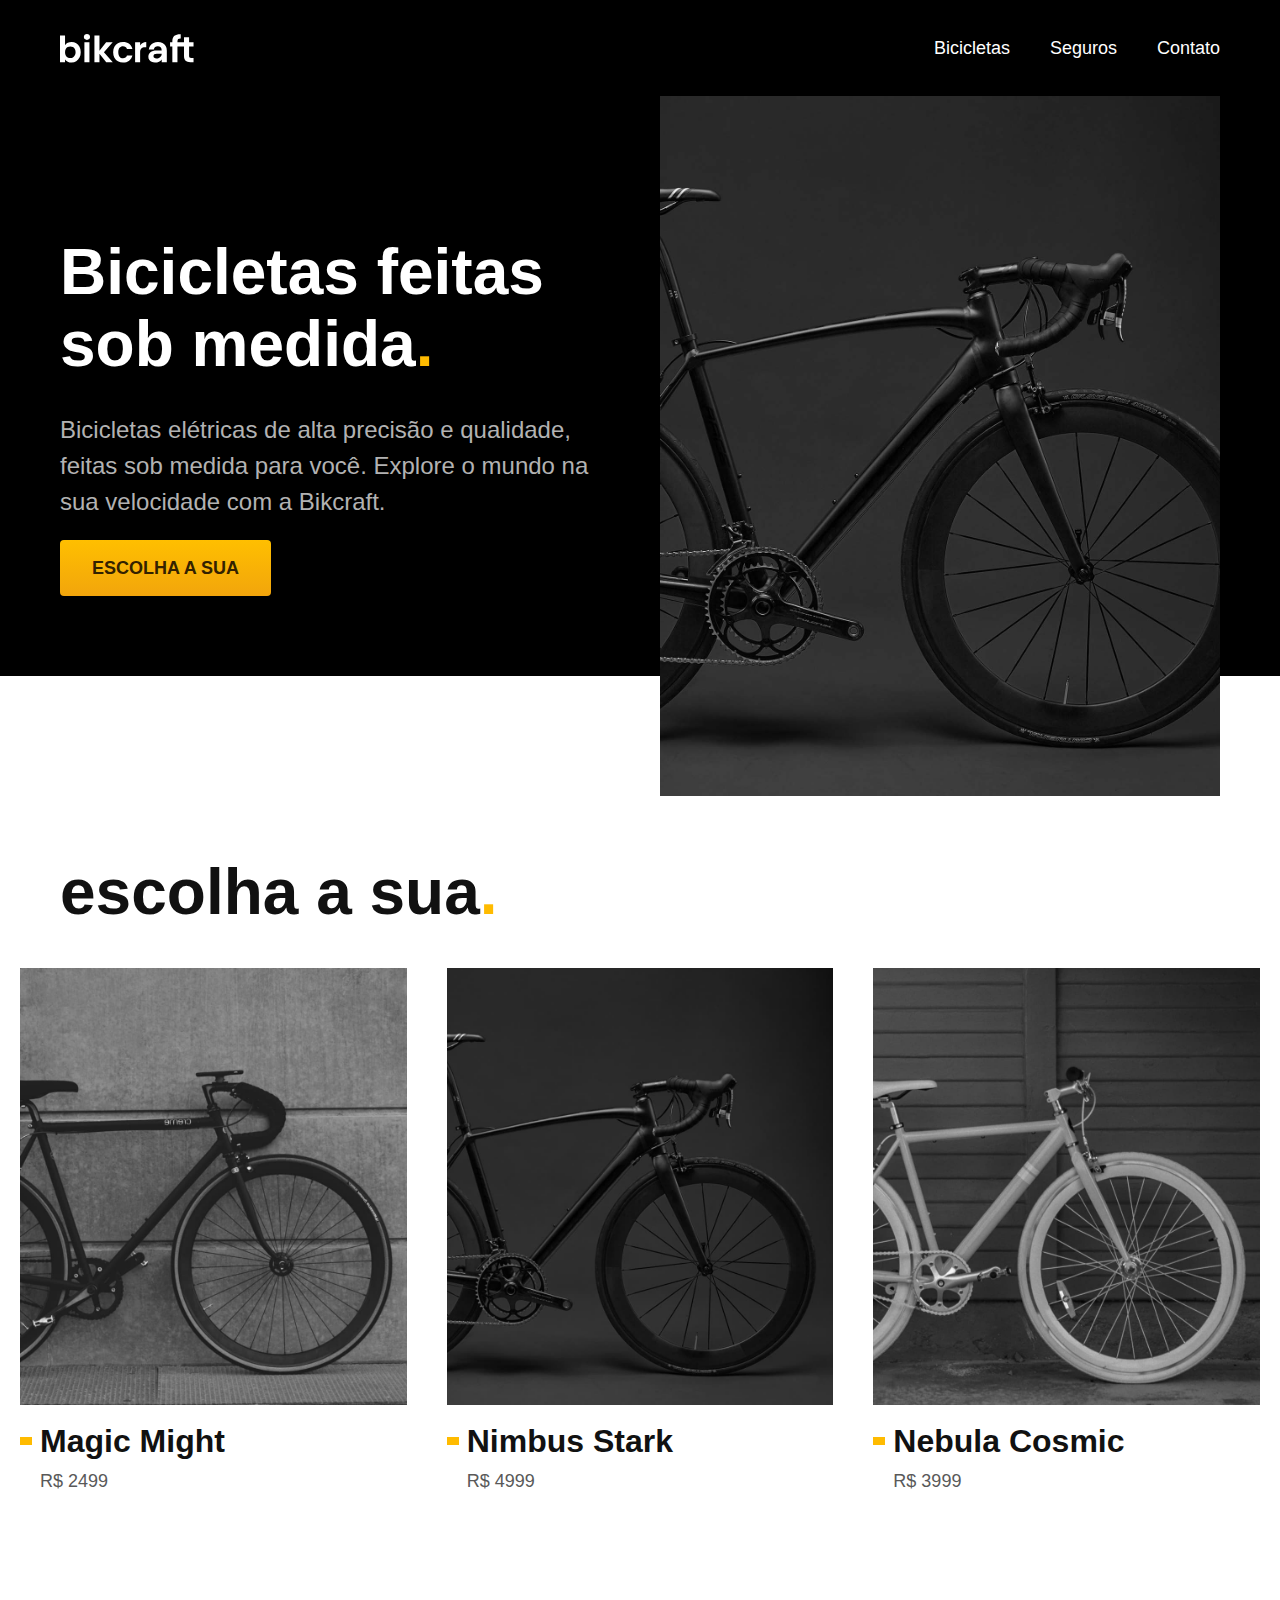
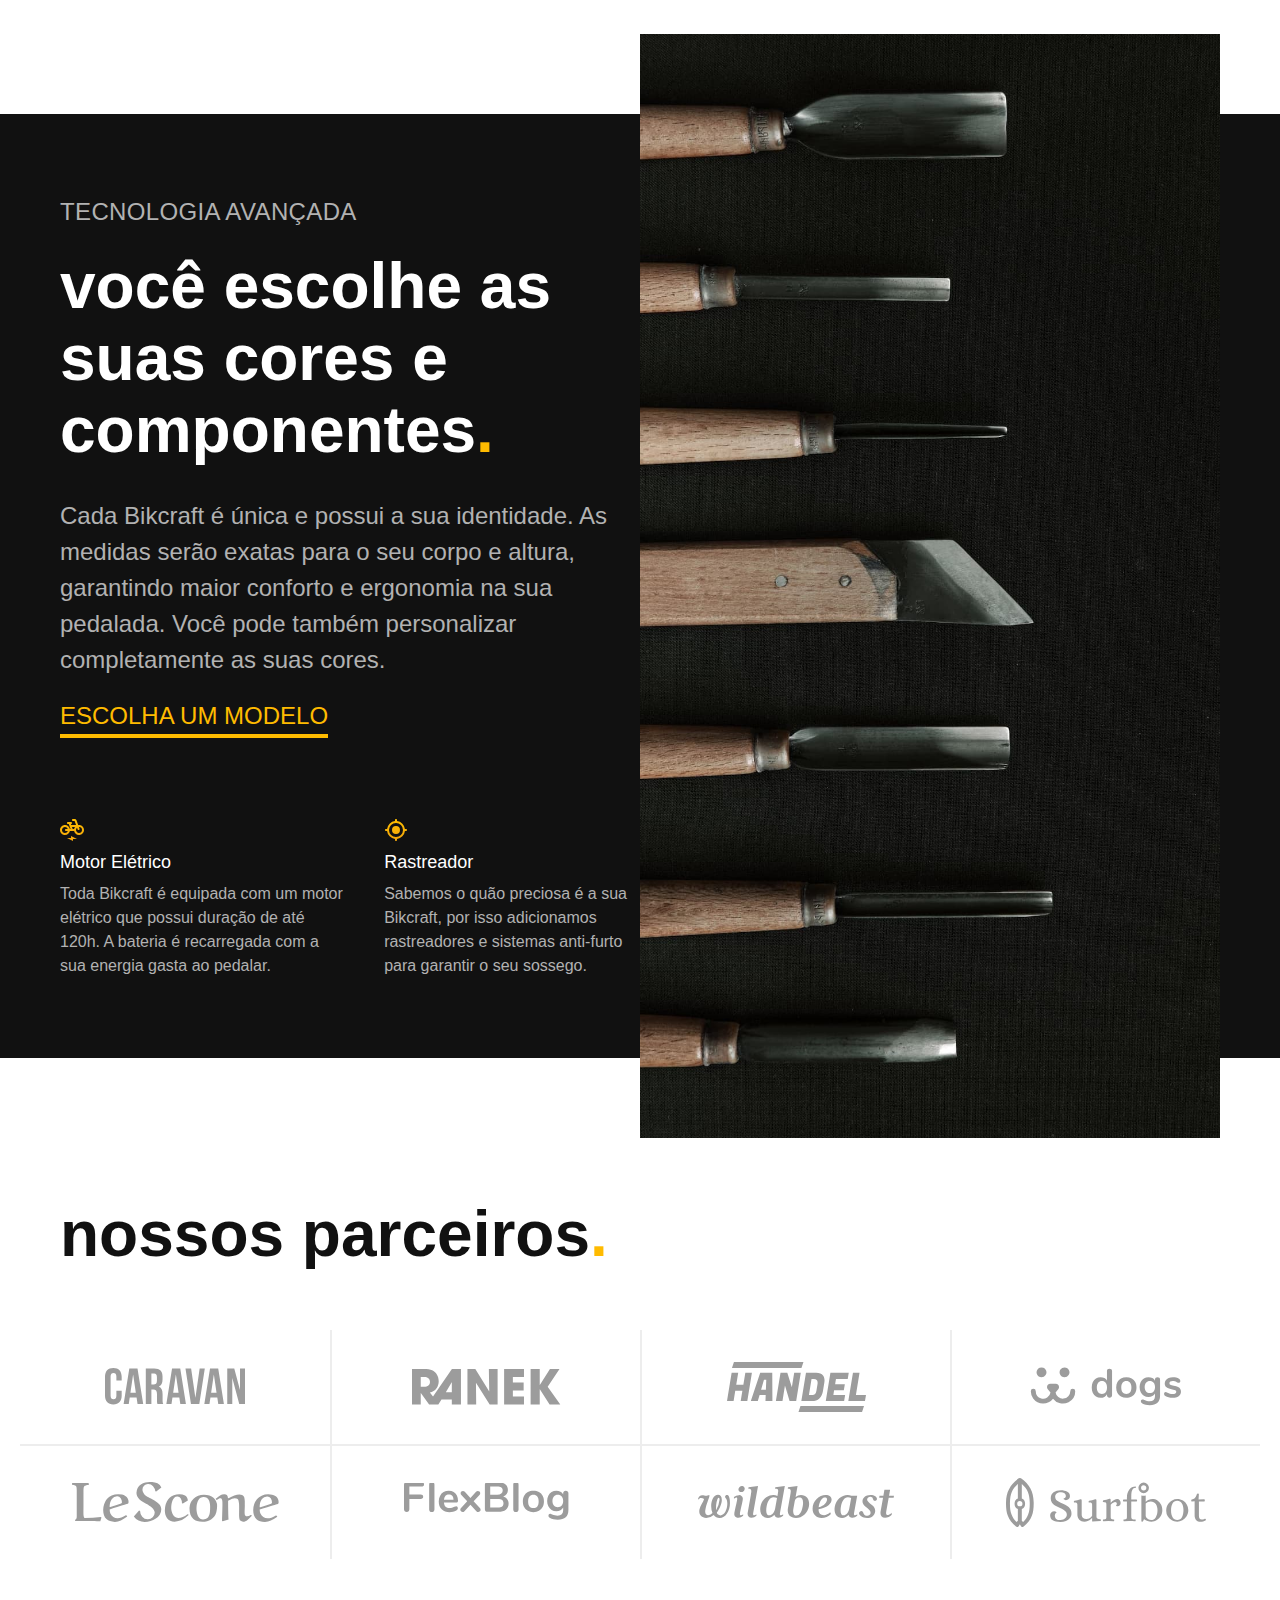
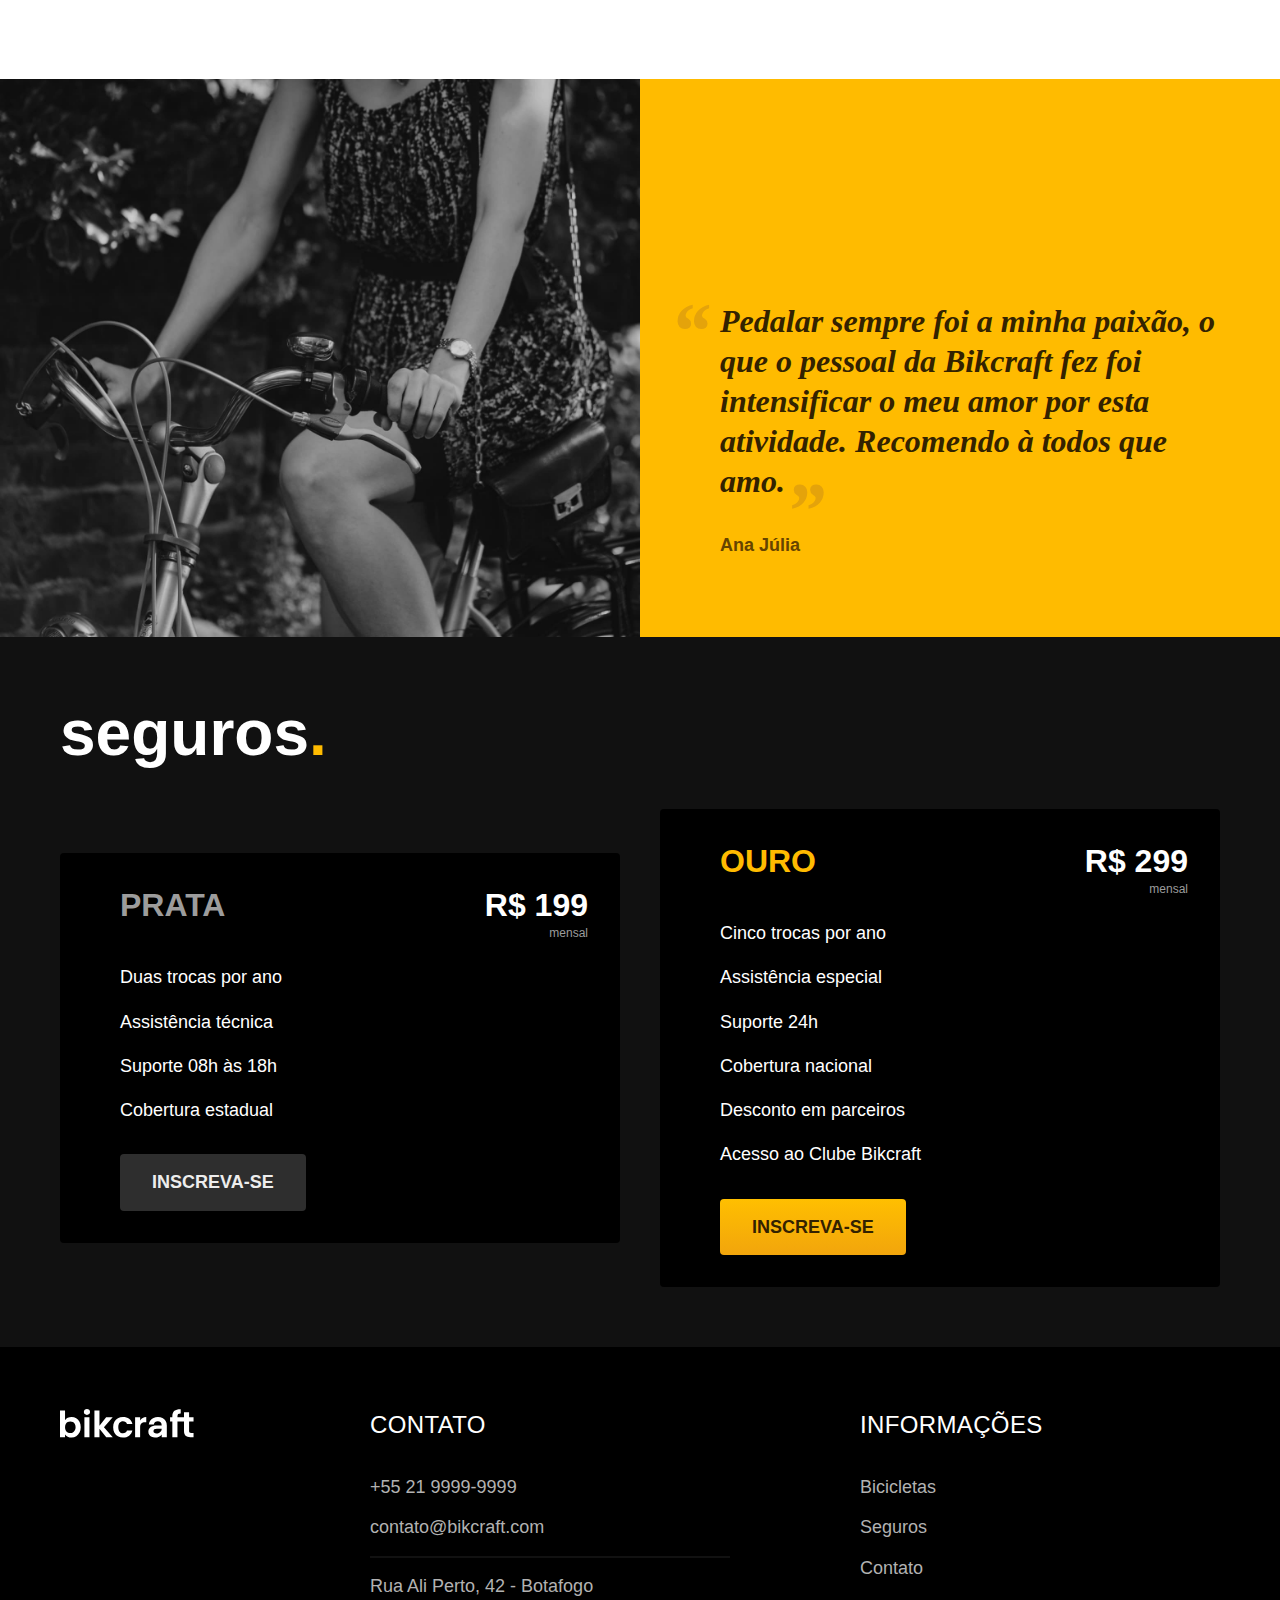
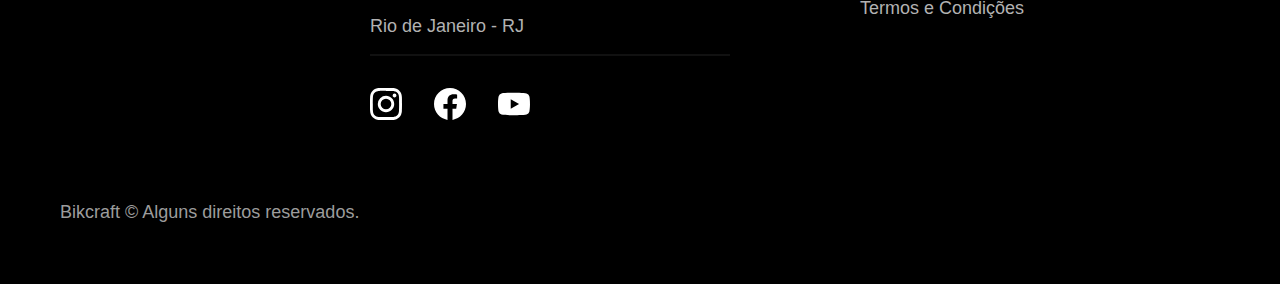
<file: index.html>
<!DOCTYPE html>
<html lang="pt-br">

<head>
    <meta charset="UTF-8">
    <meta name="viewport" content="width=device-width, initial-scale=1.0">

    <title>Bikcraft - Bicicletas Elétricas</title>
    <meta name="description" content="Bicicletas elétricas de alta precisão e qualidade, feitas sob medida para o cliente. Explore o mundo na sua velocidade com a Bikcraft.">

    <link rel="stylesheet" href="./css/style.css">
</head>

<body>
    <header class="header-bg">
        <div class="header container">
            <a href="./">
                <img src="./img/bikcraft.svg" alt="Bikcraft">
            </a>

            <nav aria-label="primaria">
                <ul class="header-menu font-1-m cor-0">
                    <li><a href="./bicicletas.html">Bicicletas</a></li>
                    <li><a href="./seguros.html">Seguros</a></li>
                    <li><a href="./contato.html">Contato</a></li>
                </ul>
            </nav>
        </div>
    </header>

    <main class="introducao-bg">
        <div class="introducao container">
            <div class="introducao-conteudo">
                <h1 class="font-1-xxl cor-0">Bicicletas feitas sob medida<span class="cor-p1">.</span></h1>
                <p class="font-2-l cor-5">Bicicletas elétricas de alta precisão e qualidade, feitas sob medida para você. Explore o mundo na sua velocidade com a Bikcraft.</p>
                <a class="botao" href="./bicicletas.html">Escolha a sua</a>
            </div>
            <div>
                <img src="./img/fotos/introducao.jpg" alt="Bicicleta elétrica preta.">
            </div>
        </div>
    </main>

    <article class="bicicletas-lista">
        <h2 class="container font-1-xxl">escolha a sua<span class="cor-p1">.</span></h2>

        <ul>
            <li>
                <a href="./bicicletas/magic.html">
                    <img src="./img/bicicletas/magic-home.jpg" alt="Bicicleta preta">
                    <h3 class="font-1-xl">Magic Might</h3>
                    <span class="font-2-m cor-8">R$ 2499</span>
                </a>
            </li>
            <li>
                <a href="./bicicletas/nimbus.html">
                    <img src="./img/bicicletas/nimbus-home.jpg" alt="Bicicleta preta">
                    <h3 class="font-1-xl">Nimbus Stark</h3>
                    <span class="font-2-m cor-8">R$ 4999</span>
                </a>
            </li>
            <li>
                <a href="./bicicletas/nebula.html">
                    <img src="./img/bicicletas/nebula-home.jpg" alt="Bicicleta preta">
                    <h3 class="font-1-xl">Nebula Cosmic</h3>
                    <span class="font-2-m cor-8">R$ 3999</span>
                </a>
            </li>
        </ul>
    </article>

    <article class="tecnologia-bg">
        <div class="tecnologia container">
            <div class="tecnologia-conteudo">
                <span class="font-2-l-b cor-5">Tecnologia Avançada</span>
                <h2 class="font-1-xxl cor-0">você escolhe as suas cores e componentes<span class="cor-p1">.</span></h2>
                <p class="font-2-l cor-5">Cada Bikcraft é única e possui a sua identidade. As medidas serão exatas para o seu corpo e altura, garantindo maior conforto e ergonomia na sua pedalada. Você pode também personalizar completamente as suas cores.</p>
                <a class="link" href="./bicicletas.html">Escolha um modelo</a>
                <div class="tecnologia-vantagens">
                    <div>
                        <img src="./img/icones/eletrica.svg" alt="">
                        <h3 class="font-1-m cor-0">Motor Elétrico</h3>
                        <p class="font-2-s cor-5">Toda Bikcraft é equipada com um motor elétrico que possui duração de até 120h. A bateria é recarregada com a sua energia gasta ao pedalar.</p>
                    </div>
                    <div>
                        <img src="./img/icones/rastreador.svg" alt="">
                        <h3 class="font-1-m cor-0">Rastreador</h3>
                        <p class="font-2-s cor-5">Sabemos o quão preciosa é a sua Bikcraft, por isso adicionamos rastreadores e sistemas anti-furto para garantir o seu sossego.</p>
                    </div>
                </div>
            </div>
            <div class="tecnologia-imagem">
                <img src="./img/fotos/tecnologia.jpg" alt="">
            </div>
        </div>
    </article>

    <section class="parceiros" aria-label="Nossos Parceiros">
        <h2 class="container font-1-xxl">nossos parceiros<span class="cor-p1">.</span></h2>

        <ul>
            <li><img src="./img/parceiros/caravan.svg" alt="caravan"></li>
            <li><img src="./img/parceiros/ranek.svg" alt="ranek"></li>
            <li><img src="./img/parceiros/handel.svg" alt="handel"></li>
            <li><img src="./img/parceiros/dogs.svg" alt="dogs"></li>
            <li><img src="./img/parceiros/lescone.svg" alt="lescone"></li>
            <li><img src="./img/parceiros/flexblog.svg" alt="flexblog"></li>
            <li><img src="./img/parceiros/wildbeast.svg" alt="wildbeast"></li>
            <li><img src="./img/parceiros/surfbot.svg" alt="surfbot"></li>
        </ul>
    </section>

    <section class="depoimento" aria-label="Depoimento">
        <div>
            <img src="./img/fotos/depoimento.jpg" alt="Pessoa pedalando uma bicicleta Bikcraft">
        </div>
        <div class="depoimento-conteudo">
            <blockquote class="font-1-xl cor-p5">
                <p>Pedalar sempre foi a minha paixão, o que o pessoal da Bikcraft fez foi intensificar o meu amor por esta atividade. Recomendo à todos que amo.</p>
            </blockquote>
            <span class="font-1-m-b cor-p4">Ana Júlia</span>
        </div>
    </section>

    <article class="seguros-bg">
        <div class="seguros container">
            <h2 class="font-1-xxl cor-0">seguros<span class="cor-p1">.</span></h2>
            <div class="seguros-item">
                <h3 class="font-1-xl cor-6">PRATA</h3>
                <span class="font-1-xl cor-0">R$ 199 <span class="font-1-xs cor-6">mensal</span></span>
                <ul class="font-2-m cor-0">
                    <li>Duas trocas por ano</li>
                    <li>Assistência técnica</li>
                    <li>Suporte 08h às 18h</li>
                    <li>Cobertura estadual</li>
                </ul>
                <a class="botao secundario" href="./orcamento.html">Inscreva-se</a>
            </div>

            <div class="seguros-item">
                <h3 class="font-1-xl cor-p1">OURO</h3>
                <span class="font-1-xl cor-0">R$ 299 <span class="font-1-xs cor-6">mensal</span></span>
                <ul class="font-2-m cor-0">
                    <li>Cinco trocas por ano</li>
                    <li>Assistência especial</li>
                    <li>Suporte 24h</li>
                    <li>Cobertura nacional</li>
                    <li>Desconto em parceiros</li>
                    <li>Acesso ao Clube Bikcraft</li>
                </ul>
                <a class="botao" href="./orcamento.html">Inscreva-se</a>
            </div>
        </div>
    </article>

    <footer class="footer-bg">
        <div class="footer container">
            <img src="./img/bikcraft.svg" alt="Bikcraft">
            <div class="footer-contato">
                <h3 class="font-2-l-b cor-0">Contato</h3>
                <ul class="font-2-m cor-5">
                    <li><a href="tel:+552199999999">+55 21 9999-9999</a></li>
                    <li><a href="mailto:contato@bikcraft.com">contato@bikcraft.com</a></li>
                    <li>Rua Ali Perto, 42 - Botafogo</li>
                    <li>Rio de Janeiro - RJ</li>
                </ul>
                <div class="footer-redes">
                    <a href="./">
                        <img src="./img/redes/instagram.svg" alt="Instagram">
                    </a>
                    <a href="./">
                        <img src="./img/redes/facebook.svg" alt="Facebook">
                    </a>
                    <a href="./">
                        <img src="./img/redes/youtube.svg" alt="Youtube">
                    </a>
                </div>
            </div>
            <div class="footer-informacoes">
                <h3 class="font-2-l-b cor-0">Informações</h3>
                <nav>
                    <ul class="font-1-m cor-5">
                        <li><a href="./bicicletas.html">Bicicletas</a></li>
                        <li><a href="./seguros.html">Seguros</a></li>
                        <li><a href="./contato.html">Contato</a></li>
                        <li><a href="./termos.html">Termos e Condições</a></li>
                    </ul>
                </nav>
            </div>
            <p class="footer-copy font-2-m cor-6">Bikcraft © Alguns direitos reservados.</p>
        </div>
    </footer>

    <script src="./js/script.js"></script>
</body>

</html>
</file>
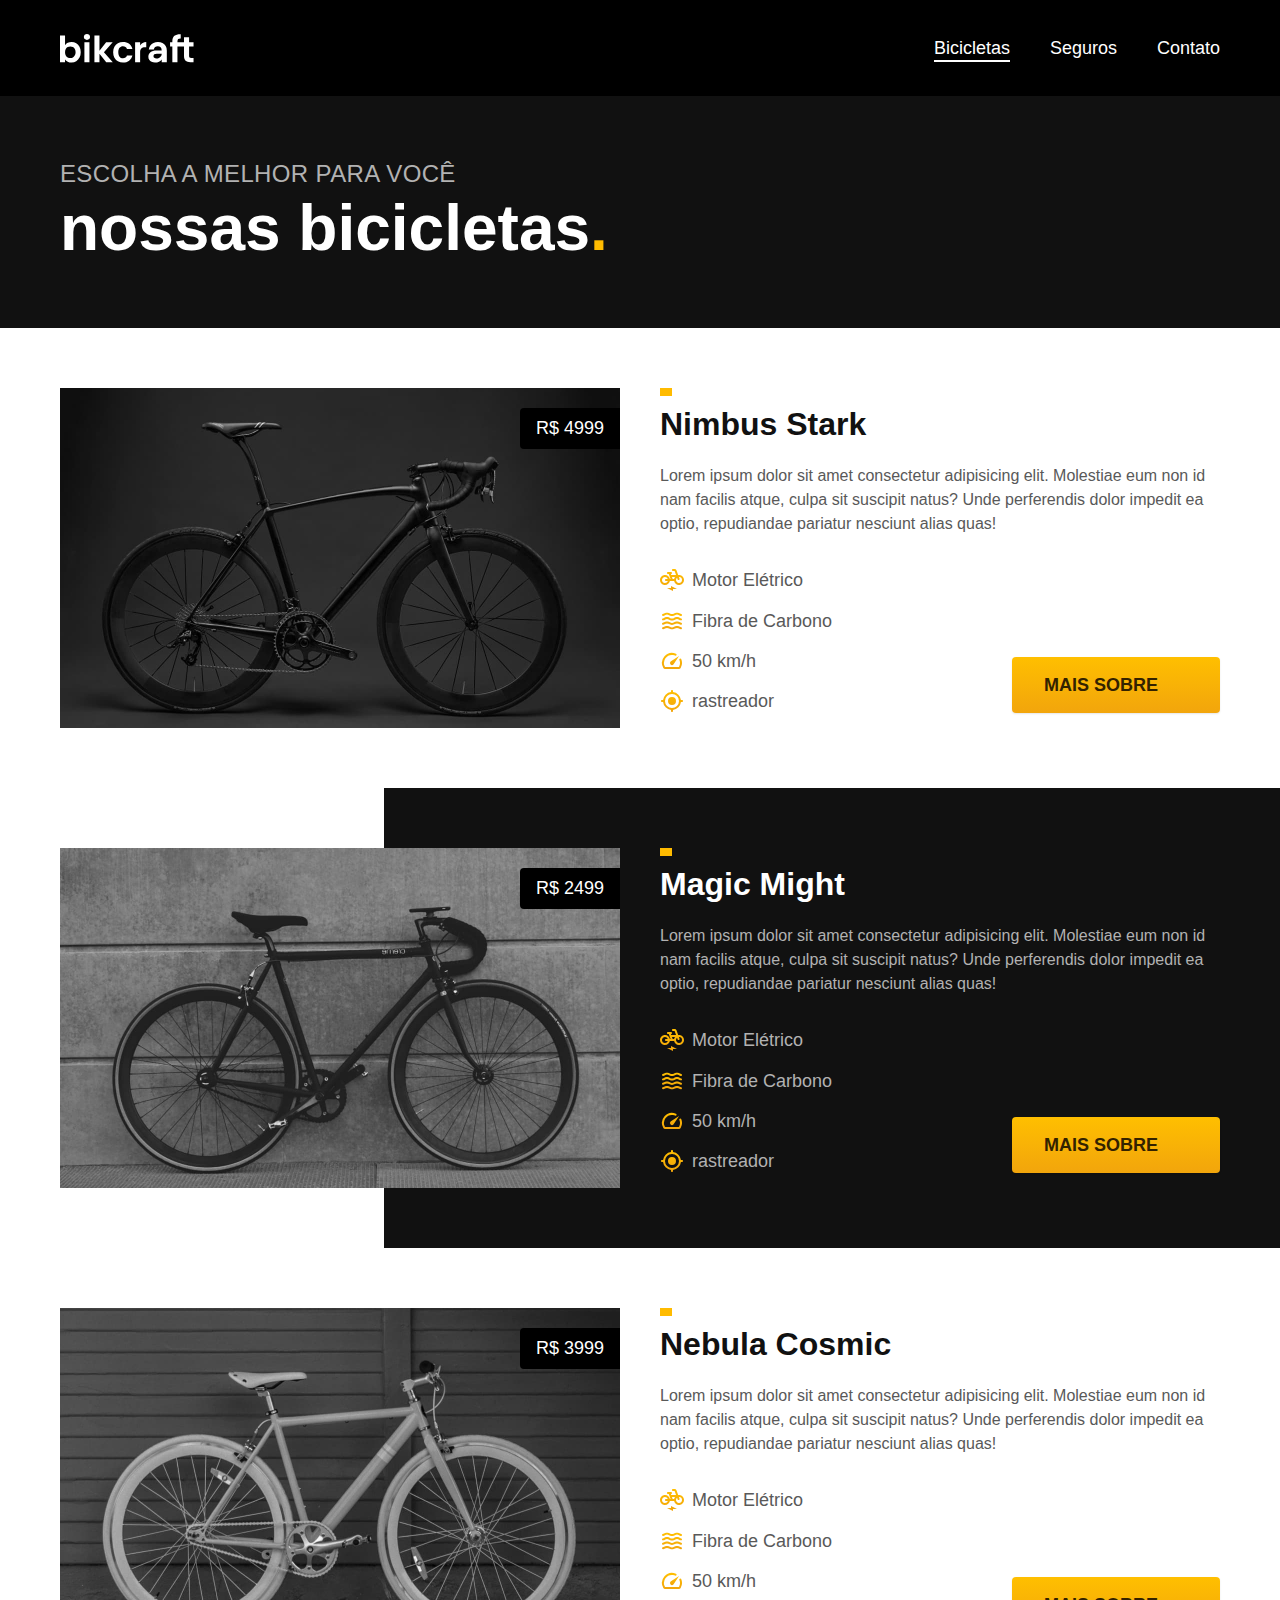
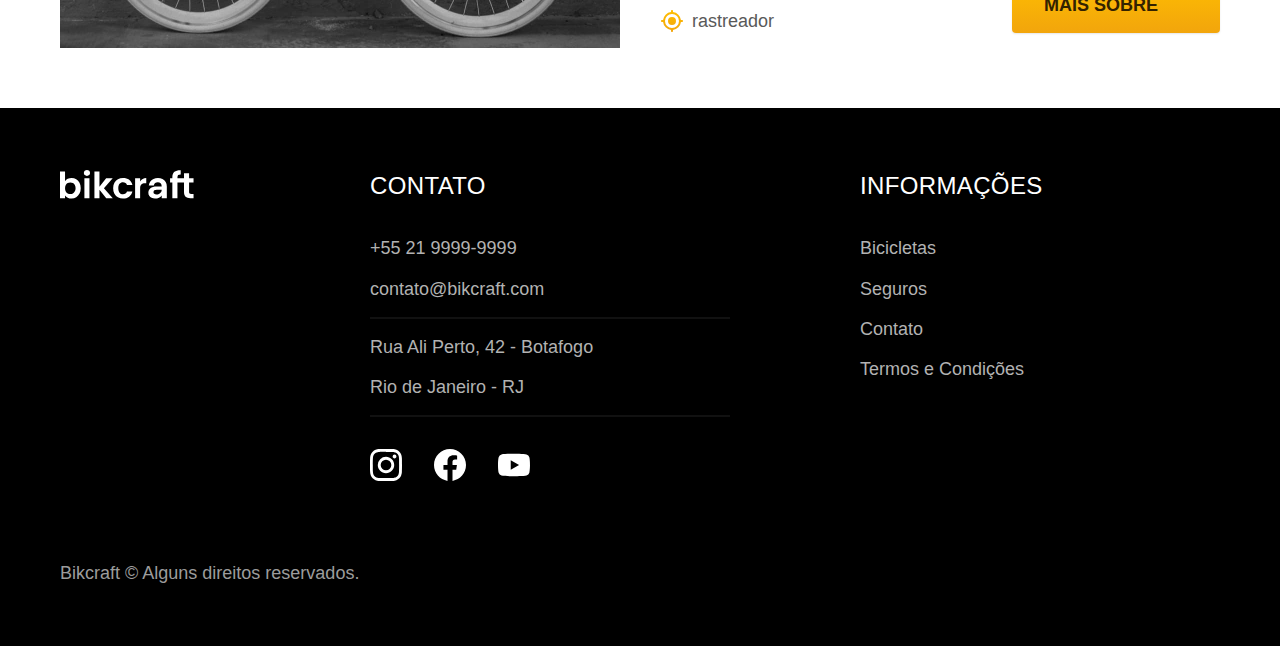
<file: bicicletas.html>
<!DOCTYPE html>
<html lang="pt-br">

<head>
    <meta charset="UTF-8">
    <meta name="viewport" content="width=device-width, initial-scale=1.0">

    <title>Bicicletas | Bikcraft</title>
    <meta name="description" content="Termos e Condições.">

    <link rel="stylesheet" href="./css/style.css">
</head>

<body id="bicicletas">
    <header class="header-bg">
        <div class="header container">
            <a href="./">
                <img src="./img/bikcraft.svg" alt="Bikcraft">
            </a>

            <nav aria-label="primaria">
                <ul class="header-menu font-1-m cor-0">
                    <li><a href="./bicicletas.html">Bicicletas</a></li>
                    <li><a href="./seguros.html">Seguros</a></li>
                    <li><a href="./contato.html">Contato</a></li>
                </ul>
            </nav>
        </div>
    </header>
    <main>
        <div class="titulo-bg">
            <div class="titulo container">
                <p class="font-2-l-b cor-5">Escolha a melhor para você</p>
                <h1 class="font-1-xxl cor-0">nossas bicicletas<span class="cor-p1">.</span></h1>
            </div>
        </div>
        <div class="bicicletas container">
            <div class="bicicletas-imagem"><img src="./img/bicicletas/nimbus.jpg" alt="bicicleta preta"><span class="font-2-m cor-0">R$ 4999</span></div>

            <div class="bicicletas-conteudo">
                <h2 class="font-1-xl">Nimbus Stark</h2>
                <p class="font-2-s cor-8">Lorem ipsum dolor sit amet consectetur adipisicing elit. Molestiae eum non id nam facilis atque, culpa sit suscipit natus? Unde perferendis dolor impedit ea optio, repudiandae pariatur nesciunt alias quas!</p>
                <ul class="font-1-m cor-8">
                    <li><img src="./img/icones/eletrica.svg" alt="">Motor Elétrico</li>
                    <li><img src="./img/icones/carbono.svg" alt="">Fibra de Carbono</li>
                    <li><img src="./img/icones/velocidade.svg" alt="">50 km/h</li>
                    <li><img src="./img/icones/rastreador.svg" alt="">rastreador</li>
                </ul>
                <a class="botao seta" href="./bicicletas/nimbus.html">Mais sobre</a>
            </div>
        </div>

        <div class="bicicletas-bg">
            <div class="bicicletas container">
                <div class="bicicletas-imagem"><img src="./img/bicicletas/magic.jpg" alt="bicicleta preta"><span class="font-2-m cor-0">R$ 2499</span></div>

                <div class="bicicletas-conteudo">
                    <h2 class="font-1-xl cor-0">Magic Might</h2>
                    <p class="font-2-s cor-5">Lorem ipsum dolor sit amet consectetur adipisicing elit. Molestiae eum non id nam facilis atque, culpa sit suscipit natus? Unde perferendis dolor impedit ea optio, repudiandae pariatur nesciunt alias quas!</p>
                    <ul class="font-1-m cor-5">
                        <li><img src="./img/icones/eletrica.svg" alt="">Motor Elétrico</li>
                        <li><img src="./img/icones/carbono.svg" alt="">Fibra de Carbono</li>
                        <li><img src="./img/icones/velocidade.svg" alt="">50 km/h</li>
                        <li><img src="./img/icones/rastreador.svg" alt="">rastreador</li>
                    </ul>
                    <a class="botao seta" href="./bicicletas/magic.html">Mais sobre</a>
                </div>
            </div>
        </div>

        <div class="bicicletas container">
            <div class="bicicletas-imagem"><img src="./img/bicicletas/nebula.jpg" alt="bicicleta preta"><span class="font-2-m cor-0">R$ 3999</span></div>

            <div class="bicicletas-conteudo">
                <h2 class="font-1-xl">Nebula Cosmic</h2>
                <p class="font-2-s cor-8">Lorem ipsum dolor sit amet consectetur adipisicing elit. Molestiae eum non id nam facilis atque, culpa sit suscipit natus? Unde perferendis dolor impedit ea optio, repudiandae pariatur nesciunt alias quas!</p>
                <ul class="font-1-m cor-8">
                    <li><img src="./img/icones/eletrica.svg" alt="">Motor Elétrico</li>
                    <li><img src="./img/icones/carbono.svg" alt="">Fibra de Carbono</li>
                    <li><img src="./img/icones/velocidade.svg" alt="">50 km/h</li>
                    <li><img src="./img/icones/rastreador.svg" alt="">rastreador</li>
                </ul>
                <a class="botao seta" href="./bicicletas/nebula.html">Mais sobre</a>


            </div>
        </div>
    </main>


    <footer class="footer-bg">
        <div class="footer container">
            <img src="./img/bikcraft.svg" alt="Bikcraft">
            <div class="footer-contato">
                <h3 class="font-2-l-b cor-0">Contato</h3>
                <ul class="font-2-m cor-5">
                    <li><a href="tel:+552199999999">+55 21 9999-9999</a></li>
                    <li><a href="mailto:contato@bikcraft.com">contato@bikcraft.com</a></li>
                    <li>Rua Ali Perto, 42 - Botafogo</li>
                    <li>Rio de Janeiro - RJ</li>
                </ul>
                <div class="footer-redes">
                    <a href="./">
                        <img src="./img/redes/instagram.svg" alt="Instagram">
                    </a>
                    <a href="./">
                        <img src="./img/redes/facebook.svg" alt="Facebook">
                    </a>
                    <a href="./">
                        <img src="./img/redes/youtube.svg" alt="Youtube">
                    </a>
                </div>
            </div>
            <div class="footer-informacoes">
                <h3 class="font-2-l-b cor-0">Informações</h3>
                <nav>
                    <ul class="font-1-m cor-5">
                        <li><a href="./bicicletas.html">Bicicletas</a></li>
                        <li><a href="./seguros.html">Seguros</a></li>
                        <li><a href="./contato.html">Contato</a></li>
                        <li><a href="./termos.html">Termos e Condições</a></li>
                    </ul>
                </nav>
            </div>
            <p class="footer-copy font-2-m cor-6">Bikcraft © Alguns direitos reservados.</p>
        </div>
    </footer>
    <script src="./js/script.js"></script>
</body>

</html>
</file>
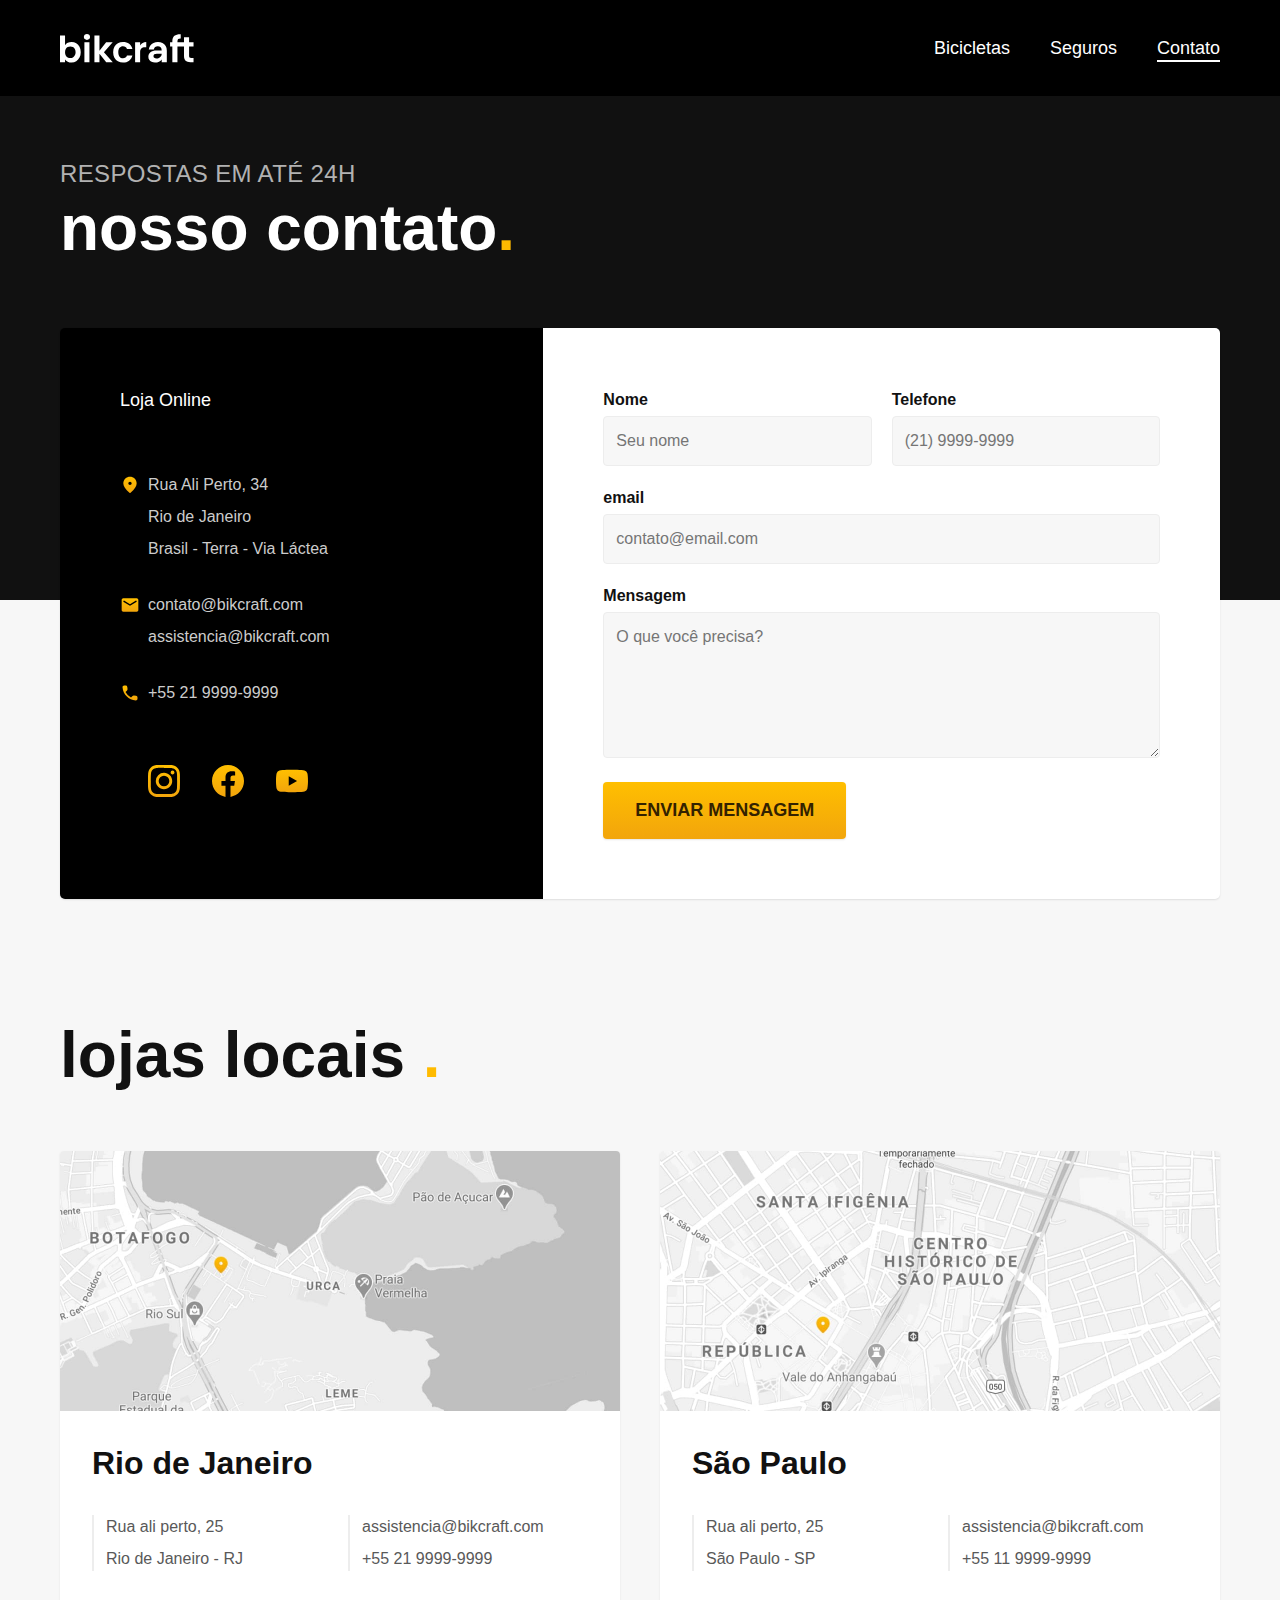
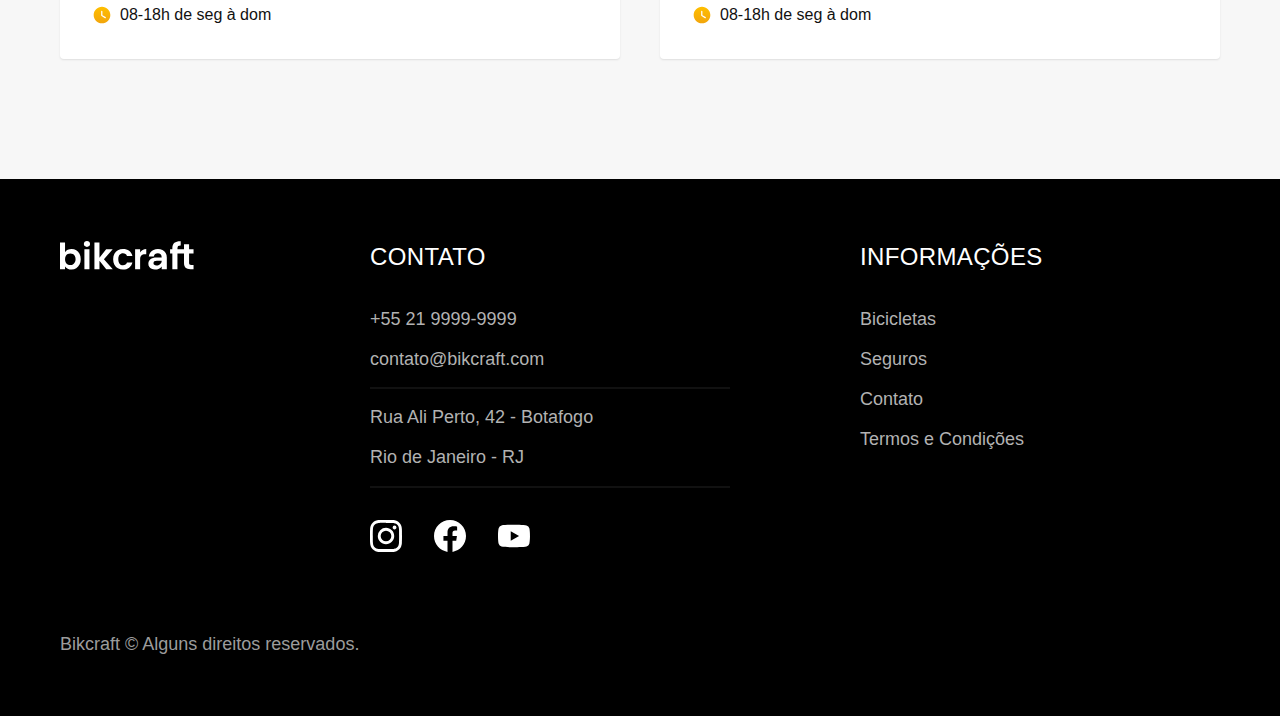
<file: contato.html>
<!DOCTYPE html>
<html lang="pt-br">

<head>
    <meta charset="UTF-8">
    <meta name="viewport" content="width=device-width, initial-scale=1.0">

    <title>Contato | Bikcraft</title>
    <meta name="description" content="contato.">

    <link rel="stylesheet" href="./css/style.css">
</head>

<body id="contato">
    <header class="header-bg">
        <div class="header container">
            <a href="./">
                <img src="./img/bikcraft.svg" alt="Bikcraft">
            </a>

            <nav aria-label="primaria">
                <ul class="header-menu font-1-m cor-0">
                    <li><a href="./bicicletas.html">Bicicletas</a></li>
                    <li><a href="./seguros.html">Seguros</a></li>
                    <li><a href="./contato.html">Contato</a></li>
                </ul>
            </nav>
        </div>
    </header>

    <main>
        <div class="titulo-bg">
            <div class="titulo container">
                <p class="font-2-l-b cor-5">Respostas em até 24h</p>
                <h1 class="font-1-xxl cor-0">nosso contato<span class="cor-p1">.</span></h1>
            </div>
        </div>

        <div class="contato container">
            <section class="contato-dados" aria-label="Endereço">
                <h2 class="font-1-m cor-0">Loja Online</h2>
                <div class="contato-endereco font-2-s cor-4">
                    <p>Rua Ali Perto, 34</p>
                    <p>Rio de Janeiro</p>
                    <p>Brasil - Terra - Via Láctea</p>
                </div>
                <address class="contato-meios font-2-s cor-4">
                    <a href="mailto:contato@bikcraft.com">contato@bikcraft.com</a>
                    <a href="mailto:assistencia@bikcraft.com">assistencia@bikcraft.com</a>
                    <a href="tel:+5599999999">+55 21 9999-9999</a>
                </address>
                <div class="contato-redes">
                    <a href="./">
                        <img src="./img/redes/instagram-p.svg" alt="Instagram">
                    </a>
                    <a href="./">
                        <img src="./img/redes/facebook-p.svg" alt="Facebook">
                    </a>
                    <a href="./">
                        <img src="./img/redes/youtube-p.svg" alt="Youtube">
                    </a>
                </div>
            </section>

            <section class="contato-formulario" aria-label="Formulário">
                <form class="form" action="./contato.html">
                    <div>
                        <label for="nome">Nome</label>
                        <input type="text" name="nome" placeholder="Seu nome" id="nome">
                    </div>

                    <div>
                        <label for="telefone">Telefone</label>
                        <input type="text" name="telefone" placeholder="(21) 9999-9999" id="telefone">
                    </div>

                    <div class="col-2">
                        <label for="email">email</label>
                        <input type="email" name="email" placeholder="contato@email.com" id="email">
                    </div>

                    <div class="col-2">
                        <label for="mensagem">Mensagem</label>
                        <textarea rows="5" name="mensagem" id="mensagem" placeholder="O que você precisa?"></textarea>
                    </div>

                    <button class="col-2 botao">Enviar mensagem</button>
                </form>
            </section>
        </div>
    </main>

    <article class="lojas container">
        <h2 class="font-1-xxl">lojas locais <span class="cor-p1">.</span></h2>
        <div class="lojas-item">
            <img src="./img/lojas/rj.jpg" alt="Mapa marcando o endereço em Rua ali Perto, 25 - Rio de Janeiro - RJ">
            <div class="lojas-conteudo">
                <h3 class="font-1-xl">Rio de Janeiro</h3>
                <div class="lojas-dados font-2-s cor-8">
                    <p>Rua ali perto, 25</p>
                    <p>Rio de Janeiro - RJ</p>
                </div>
                <div class="lojas-dados font-2-s cor-8">
                    <a href="mailto:assistencia@bikcraft.com">assistencia@bikcraft.com</a>
                    <a href="tel:+5599999999">+55 21 9999-9999</a>
                </div>
                <p class="lojas-tempo font-1-s"><img src="./img/icones/horario.svg" alt="">08-18h de seg à dom</p>
            </div>

        </div>
        <div class="lojas-item">
            <img src="./img/lojas/sp.jpg" alt="Mapa marcando o endereço em Rua ali Perto, 25 - São Paulo - SP">
            <div class="lojas-conteudo">
                <h3 class="font-1-xl">São Paulo</h3>
                <div class="lojas-dados font-2-s cor-8">
                    <p>Rua ali perto, 25</p>
                    <p>São Paulo - SP</p>
                </div>
                <div class="lojas-dados font-2-s cor-8">
                    <a href="mailto:assistencia@bikcraft.com">assistencia@bikcraft.com</a>
                    <a href="tel:+5599999999">+55 11 9999-9999</a>
                </div>
                <p class="lojas-tempo font-1-s"><img src="./img/icones/horario.svg" alt="">08-18h de seg à dom</p>
            </div>

        </div>
    </article>


    <footer class="footer-bg">
        <div class="footer container">
            <img src="./img/bikcraft.svg" alt="Bikcraft">
            <div class="footer-contato">
                <h3 class="font-2-l-b cor-0">Contato</h3>
                <ul class="font-2-m cor-5">
                    <li><a href="tel:+552199999999">+55 21 9999-9999</a></li>
                    <li><a href="mailto:contato@bikcraft.com">contato@bikcraft.com</a></li>
                    <li>Rua Ali Perto, 42 - Botafogo</li>
                    <li>Rio de Janeiro - RJ</li>
                </ul>
                <div class="footer-redes">
                    <a href="./">
                        <img src="./img/redes/instagram.svg" alt="Instagram">
                    </a>
                    <a href="./">
                        <img src="./img/redes/facebook.svg" alt="Facebook">
                    </a>
                    <a href="./">
                        <img src="./img/redes/youtube.svg" alt="Youtube">
                    </a>
                </div>
            </div>
            <div class="footer-informacoes">
                <h3 class="font-2-l-b cor-0">Informações</h3>
                <nav>
                    <ul class="font-1-m cor-5">
                        <li><a href="./bicicletas.html">Bicicletas</a></li>
                        <li><a href="./seguros.html">Seguros</a></li>
                        <li><a href="./contato.html">Contato</a></li>
                        <li><a href="./termos.html">Termos e Condições</a></li>
                    </ul>
                </nav>
            </div>
            <p class="footer-copy font-2-m cor-6">Bikcraft © Alguns direitos reservados.</p>
        </div>
    </footer>
    <script src="./js/script.js"></script>
</body>

</html>
</file>
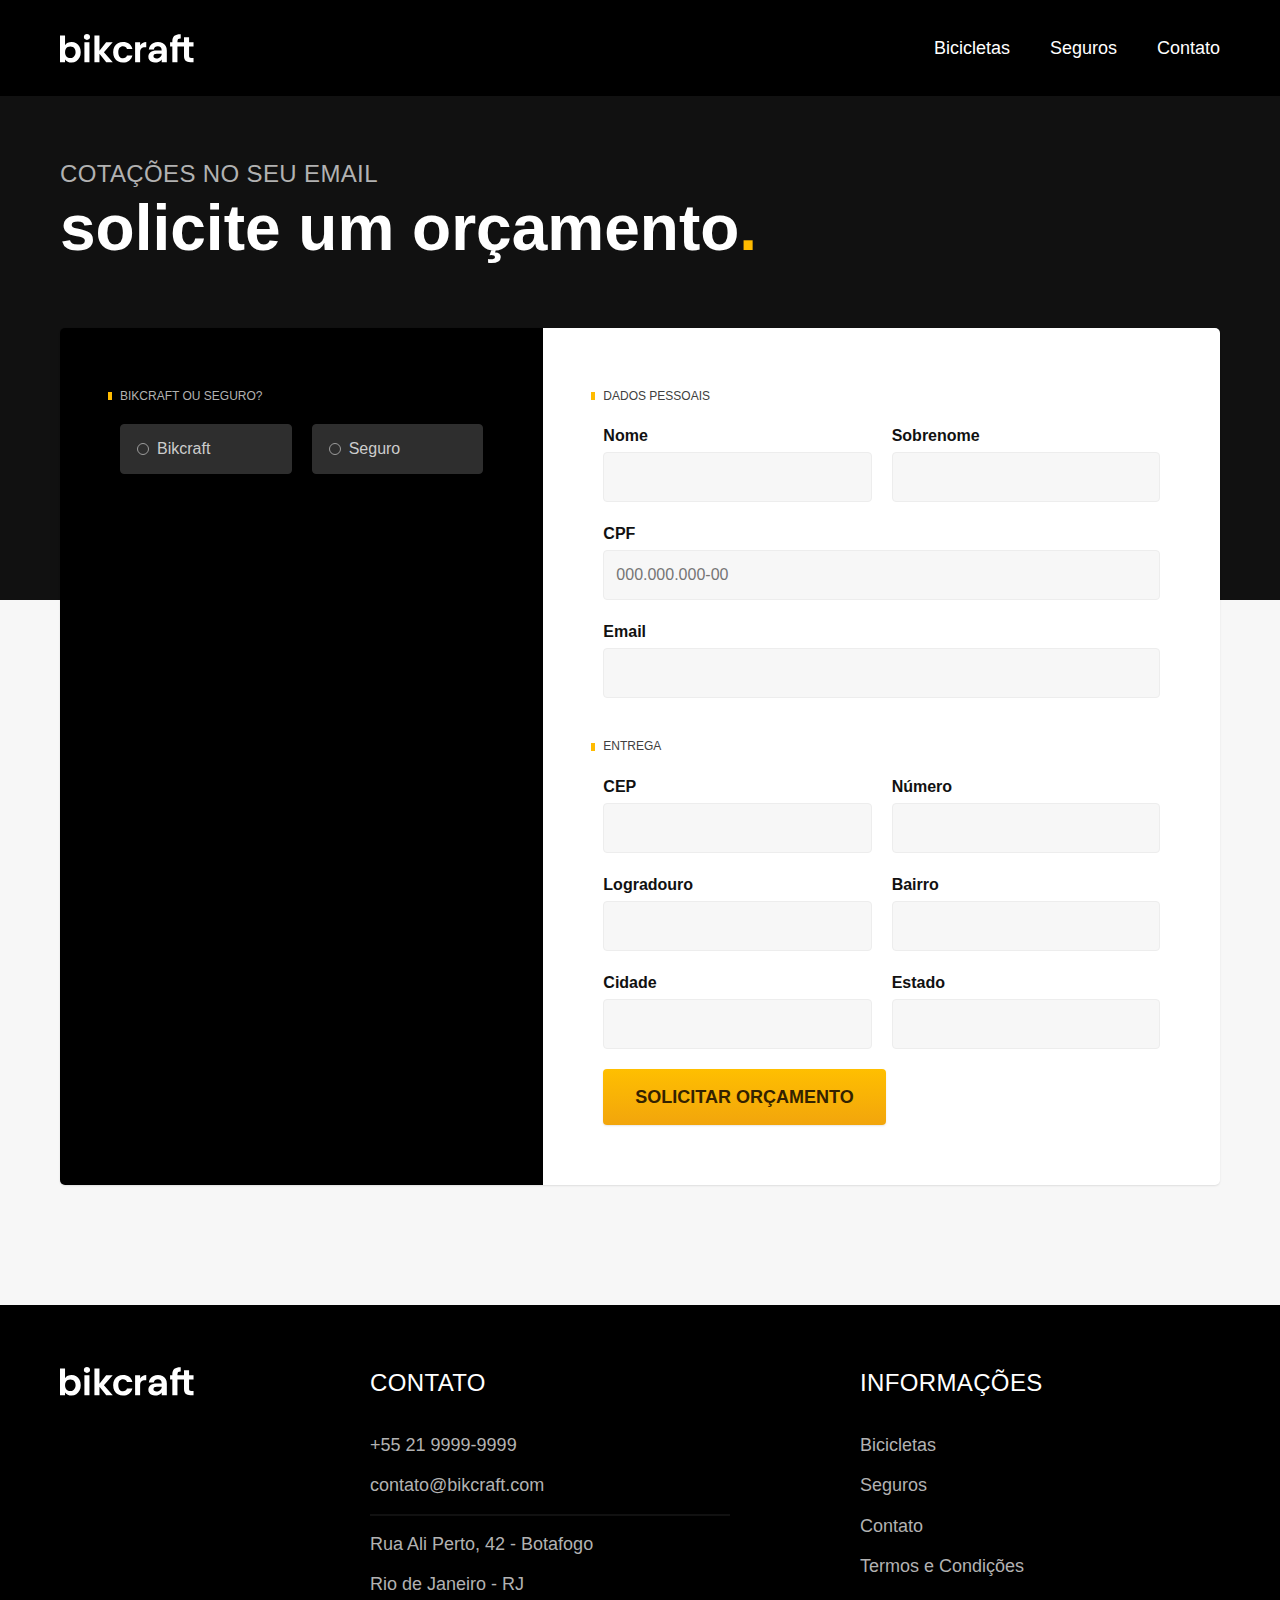
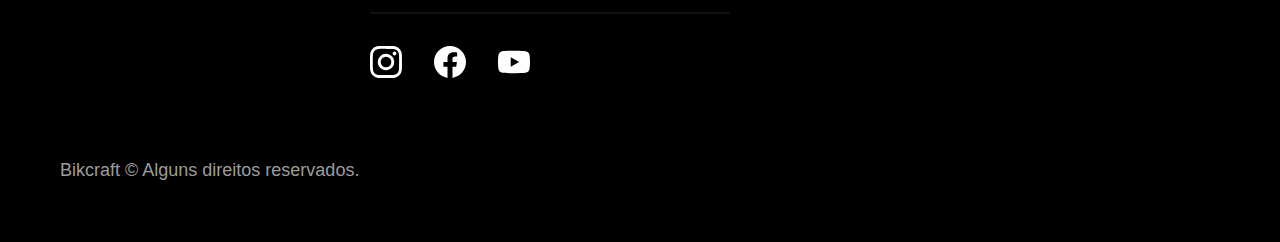
<file: orcamento.html>
<!DOCTYPE html>
<html lang="pt-br">

<head>
  <meta charset="UTF-8">
  <meta name="viewport" content="width=device-width, initial-scale=1.0">

  <title>Orçamento | Bikcraft</title>
  <meta name="description" content="Orçamento.">

  <link rel="stylesheet" href="./css/style.css">
</head>

<body id="orcamento">
  <header class="header-bg">
    <div class="header container">
      <a href="./">
        <img src="./img/bikcraft.svg" alt="Bikcraft">
      </a>

      <nav aria-label="primaria">
        <ul class="header-menu font-1-m cor-0">
          <li><a href="./bicicletas.html">Bicicletas</a></li>
          <li><a href="./seguros.html">Seguros</a></li>
          <li><a href="./contato.html">Contato</a></li>
        </ul>
      </nav>
    </div>
  </header>

  <main>
    <div class="titulo-bg">
      <div class="titulo container">
        <p class="font-2-l-b cor-5">Cotações no seu email</p>
        <h1 class="font-1-xxl cor-0">solicite um orçamento<span class="cor-p1">.</span></h1>
      </div>
    </div>

    <form class="orcamento container" action="./orcamento.html">
      <div class="orcamento-produto">
        <h2 class="font-1-xs cor-5">Bikcraft ou Seguro?</h2>

        <input type="radio" name="tipo" value="bikcraft" id="bikcraft">
        <label for="bikcraft">Bikcraft</label>

        <input type="radio" name="tipo" value="seguro" id="seguro">
        <label for="seguro">Seguro</label>

        <div class="orcamento-conteudo" id="orcamento-bikcraft">
          <h2 class="font-1-xs cor-5">Escolha a sua</h2>

          <input type="radio" name="produto" value="nimbus" id="nimbus">
          <label for="nimbus">Nimbus Stark <span>R$ 4999</span></label>
          <div class="orcamento-detalhes">
            <ul class="font-1-xs cor-8">
              <li><img src="./img/icones/eletrica.svg" alt=""> Motor Elétrico</li>
              <li><img src="./img/icones/carbono.svg" alt=""> Fibra de Carbono</li>
              <li><img src="./img/icones/velocidade.svg" alt=""> 50 km/h</li>
              <li><img src="./img/icones/rastreador.svg" alt=""> Rastreador</li>
            </ul>
            <img src="./img/bicicletas/nimbus.jpg" alt="Bicicleta preta">
          </div>

          <input type="radio" name="produto" value="magic" id="magic">
          <label for="magic">Magic Might <span>R$ 2499</span></label>
          <div class="orcamento-detalhes">
            <ul class="font-1-xs cor-8">
              <li><img src="./img/icones/eletrica.svg" alt=""> Motor Elétrico</li>
              <li><img src="./img/icones/carbono.svg" alt=""> Fibra de Carbono</li>
              <li><img src="./img/icones/velocidade.svg" alt=""> 45 km/h</li>
              <li><img src="./img/icones/rastreador.svg" alt=""> Rastreador</li>
            </ul>
            <img src="./img/bicicletas/magic.jpg" alt="Bicicleta preta">
          </div>

          <input type="radio" name="produto" value="nebula" id="nebula">
          <label for="nebula">Nebula Cosmic <span>R$ 3999</span></label>
          <div class="orcamento-detalhes">
            <ul class="font-1-xs cor-8">
              <li><img src="./img/icones/eletrica.svg" alt=""> Motor Elétrico</li>
              <li><img src="./img/icones/carbono.svg" alt=""> Fibra de Carbono</li>
              <li><img src="./img/icones/velocidade.svg" alt=""> 40 km/h</li>
              <li><img src="./img/icones/rastreador.svg" alt=""> Rastreador</li>
            </ul>
            <img src="./img/bicicletas/nebula.jpg" alt="Bicicleta branca">
          </div>

        </div>

        <div class="orcamento-conteudo" id="orcamento-seguro">
          <h2 class="font-1-xs cor-5">Escolha o plano</h2>

          <input type="radio" name="produto" value="prata" id="prata">
          <label for="prata">Prata <span>R$ 199</span></label>

          <input type="radio" name="produto" value="ouro" id="ouro">
          <label for="ouro">Ouro <span>R$ 299</span></label>
        </div>
      </div>
      <div class="orcamento-dados form">
        <h2 class="font-1-xs cor-9 col-2">dados pessoais</h2>
        <div>
          <label for="nome">Nome</label>
          <input type="text" id="nome" name="nome">
        </div>
        <div>
          <label for="sobrenome">Sobrenome</label>
          <input type="text" id="sobrenome" name="sobrenome">
        </div>
        <div class="col-2">
          <label for="cpf">CPF</label>
          <input type="text" id="cpf" name="cpf" placeholder="000.000.000-00">
        </div>
        <div class="col-2">
          <label for="email">Email</label>
          <input type="email" id="email" name="email">
        </div>
        <h2 class="font-1-xs cor-9 col-2">entrega</h2>
        <div>
          <label for="cep">CEP</label>
          <input type="text" id="cep" name="cep">
        </div>
        <div>
          <label for="numero">Número</label>
          <input type="text" id="numero" name="numero">
        </div>
        <div>
          <label for="logradouro">Logradouro</label>
          <input type="text" id="logradouro" name="logradouro">
        </div>
        <div>
          <label for="bairro">Bairro</label>
          <input type="text" id="bairro" name="bairro">
        </div>
        <div>
          <label for="cidade">Cidade</label>
          <input type="text" id="cidade" name="cidade">
        </div>
        <div>
          <label for="estado">Estado</label>
          <input type="text" id="estado" name="estado">
        </div>
        <button class="botao col-2">Solicitar Orçamento</button>
      </div>
    </form>
  </main>

  <footer class="footer-bg">
    <div class="footer container">
      <img src="./img/bikcraft.svg" alt="Bikcraft">
      <div class="footer-contato">
        <h3 class="font-2-l-b cor-0">Contato</h3>
        <ul class="font-2-m cor-5">
          <li><a href="tel:+552199999999">+55 21 9999-9999</a></li>
          <li><a href="mailto:contato@bikcraft.com">contato@bikcraft.com</a></li>
          <li>Rua Ali Perto, 42 - Botafogo</li>
          <li>Rio de Janeiro - RJ</li>
        </ul>
        <div class="footer-redes">
          <a href="./">
            <img src="./img/redes/instagram.svg" alt="Instagram">
          </a>
          <a href="./">
            <img src="./img/redes/facebook.svg" alt="Facebook">
          </a>
          <a href="./">
            <img src="./img/redes/youtube.svg" alt="Youtube">
          </a>
        </div>
      </div>
      <div class="footer-informacoes">
        <h3 class="font-2-l-b cor-0">Informações</h3>
        <nav>
          <ul class="font-1-m cor-5">
            <li><a href="./bicicletas.html">Bicicletas</a></li>
            <li><a href="./seguros.html">Seguros</a></li>
            <li><a href="./contato.html">Contato</a></li>
            <li><a href="./termos.html">Termos e Condições</a></li>
          </ul>
        </nav>
      </div>
      <p class="footer-copy font-2-m cor-6">Bikcraft © Alguns direitos reservados.</p>
    </div>
  </footer>
  <script src="./js/script.js"></script>
</body>

</html>
</file>
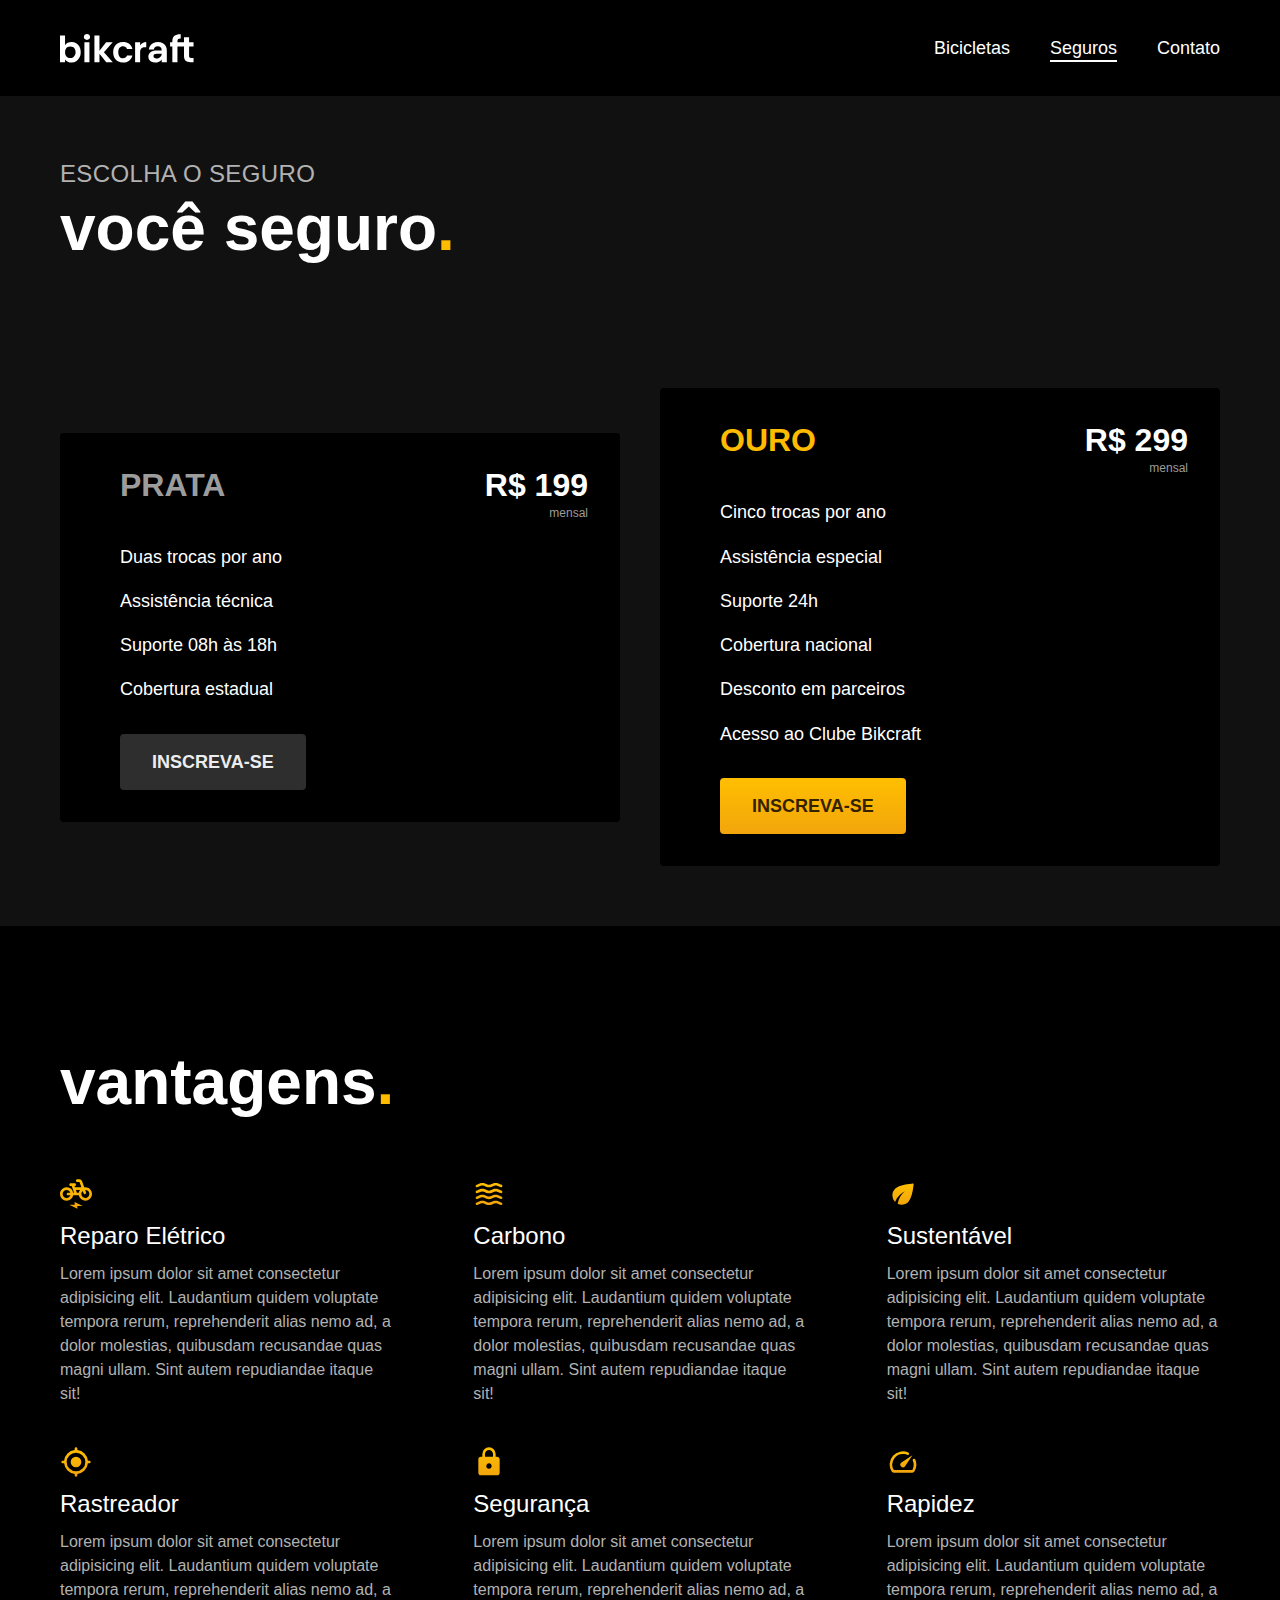
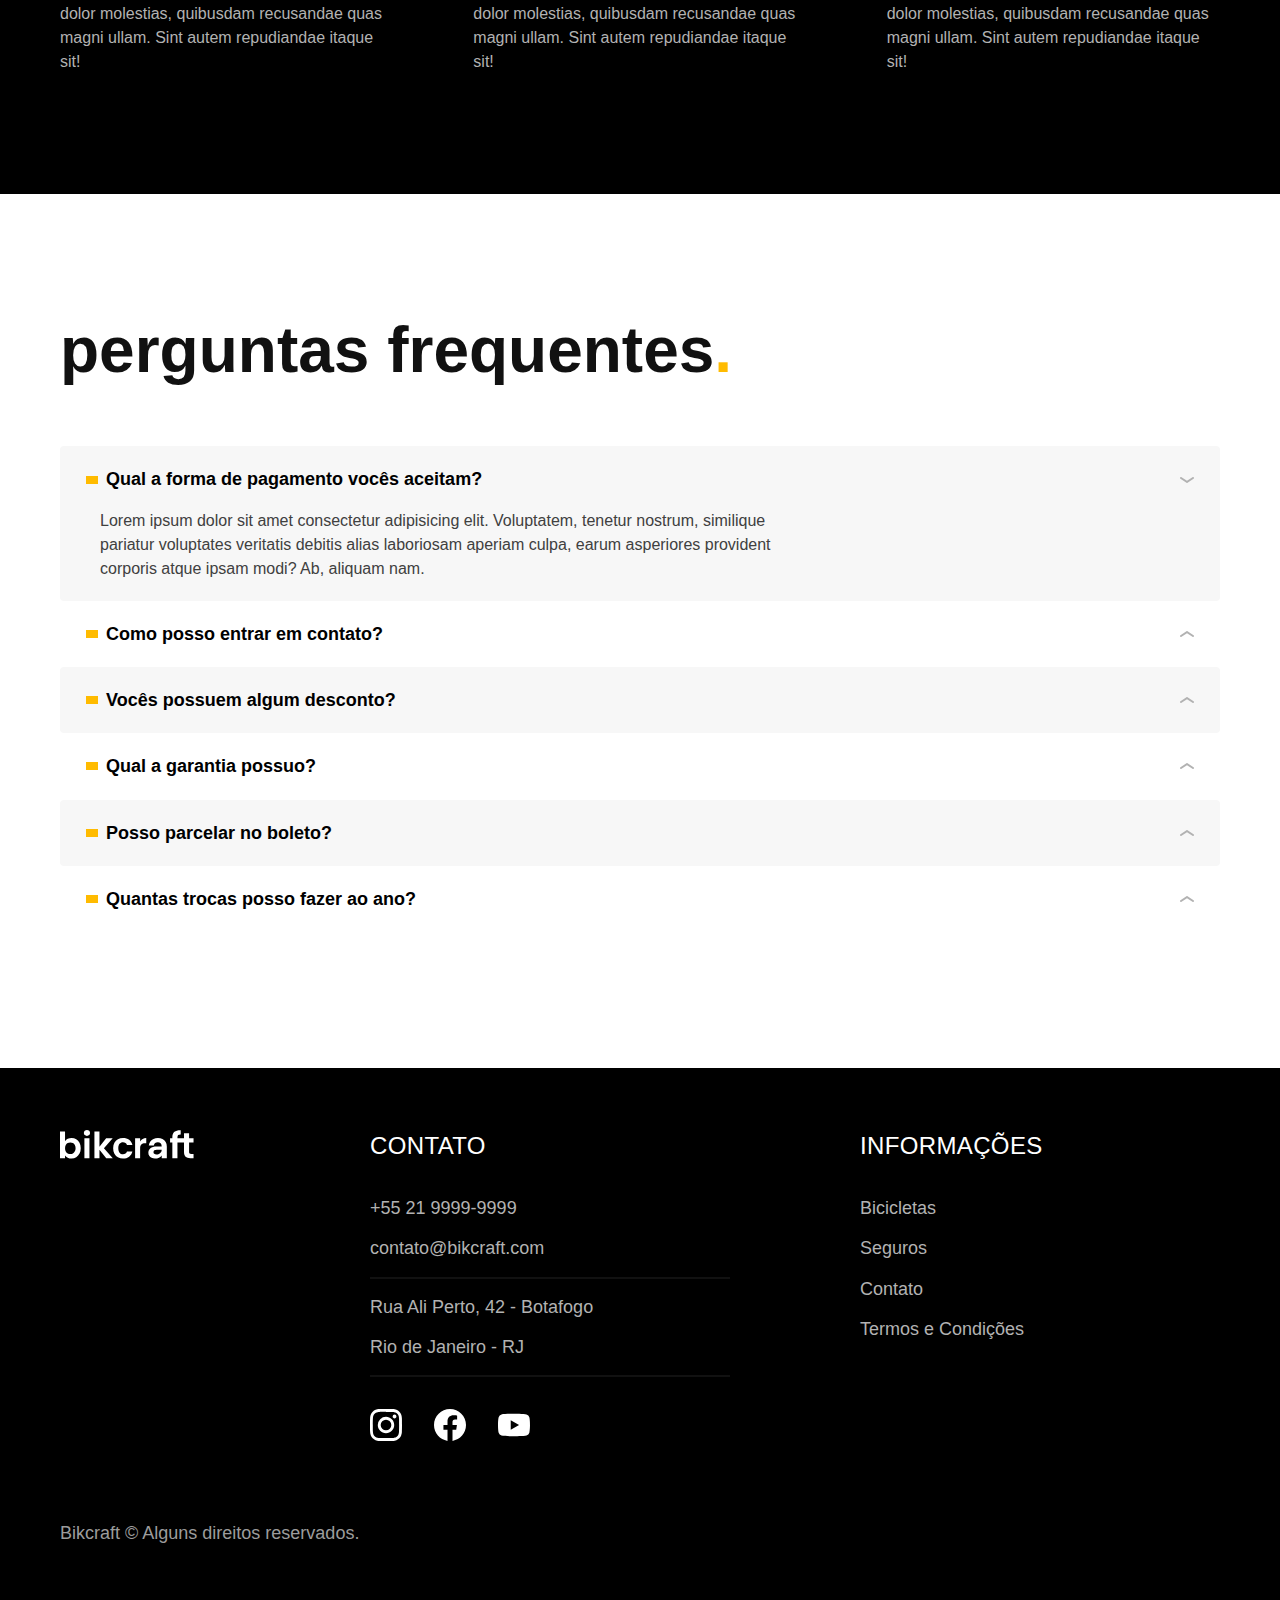
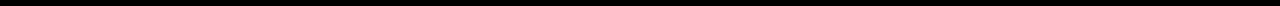
<file: seguros.html>
<!DOCTYPE html>
<html lang="pt-br">

<head>
    <meta charset="UTF-8">
    <meta name="viewport" content="width=device-width, initial-scale=1.0">

    <title>Seguros | Bikcraft</title>
    <meta name="description" content="Seguros Bikcraft.">

    <link rel="stylesheet" href="./css/style.css">
</head>

<body id="#seguros">
    <header class="header-bg">
        <div class="header container">
            <a href="./">
                <img src="./img/bikcraft.svg" alt="Bikcraft">
            </a>

            <nav aria-label="primaria">
                <ul class="header-menu font-1-m cor-0">
                    <li><a href="./bicicletas.html">Bicicletas</a></li>
                    <li><a href="./seguros.html">Seguros</a></li>
                    <li><a href="./contato.html">Contato</a></li>
                </ul>
            </nav>
        </div>
    </header>

    <main class="seguros-bg">
        <div class="titulo-bg">
            <div class="titulo container">
                <p class="font-2-l-b cor-5">Escolha o seguro</p>
                <h1 class="font-1-xxl cor-0">você seguro<span class="cor-p1">.</span></h1>
            </div>
        </div>


        <div class="seguros container">
            <div class="seguros-item">
                <h3 class="font-1-xl cor-6">PRATA</h3>
                <span class="font-1-xl cor-0">R$ 199 <span class="font-1-xs cor-6">mensal</span></span>
                <ul class="font-2-m cor-0">
                    <li>Duas trocas por ano</li>
                    <li>Assistência técnica</li>
                    <li>Suporte 08h às 18h</li>
                    <li>Cobertura estadual</li>
                </ul>
                <a class="botao secundario" href="./orcamento.html?tipo=seguro&produto=prata">Inscreva-se</a>
            </div>

            <div class="seguros-item">
                <h3 class="font-1-xl cor-p1">OURO</h3>
                <span class="font-1-xl cor-0">R$ 299 <span class="font-1-xs cor-6">mensal</span></span>
                <ul class="font-2-m cor-0">
                    <li>Cinco trocas por ano</li>
                    <li>Assistência especial</li>
                    <li>Suporte 24h</li>
                    <li>Cobertura nacional</li>
                    <li>Desconto em parceiros</li>
                    <li>Acesso ao Clube Bikcraft</li>
                </ul>
                <a class="botao" href="./orcamento.html?tipo=seguro&produto=ouro">Inscreva-se</a>
            </div>
        </div>
    </main>

    <article class="vantagens-bg">
        <div class="vantagens container">
            <h2 class="font-1-xxl cor-0">vantagens<span class="cor-p1">.</span></h2>

            <ul>
                <li>
                    <img src="./img/icones/eletrica.svg" alt="">
                    <h3 class="font-1-l cor-0">Reparo Elétrico</h3>
                    <p class="font-2-s cor-5">Lorem ipsum dolor sit amet consectetur adipisicing elit. Laudantium quidem voluptate tempora rerum, reprehenderit alias nemo ad, a dolor molestias, quibusdam recusandae quas magni ullam. Sint autem repudiandae itaque sit!</p>
                </li>
                <li>
                    <img src="./img/icones/carbono.svg" alt="">
                    <h3 class="font-1-l cor-0">Carbono</h3>
                    <p class="font-2-s cor-5">Lorem ipsum dolor sit amet consectetur adipisicing elit. Laudantium quidem voluptate tempora rerum, reprehenderit alias nemo ad, a dolor molestias, quibusdam recusandae quas magni ullam. Sint autem repudiandae itaque sit!</p>
                </li>
                <li>
                    <img src="./img/icones/sustentavel.svg" alt="">
                    <h3 class="font-1-l cor-0">Sustentável</h3>
                    <p class="font-2-s cor-5">Lorem ipsum dolor sit amet consectetur adipisicing elit. Laudantium quidem voluptate tempora rerum, reprehenderit alias nemo ad, a dolor molestias, quibusdam recusandae quas magni ullam. Sint autem repudiandae itaque sit!</p>
                </li>
                <li>
                    <img src="./img/icones/rastreador.svg" alt="">
                    <h3 class="font-1-l cor-0">Rastreador</h3>
                    <p class="font-2-s cor-5">Lorem ipsum dolor sit amet consectetur adipisicing elit. Laudantium quidem voluptate tempora rerum, reprehenderit alias nemo ad, a dolor molestias, quibusdam recusandae quas magni ullam. Sint autem repudiandae itaque sit!</p>
                </li>
                <li>
                    <img src="./img/icones/seguro.svg" alt="">
                    <h3 class="font-1-l cor-0">Segurança</h3>
                    <p class="font-2-s cor-5">Lorem ipsum dolor sit amet consectetur adipisicing elit. Laudantium quidem voluptate tempora rerum, reprehenderit alias nemo ad, a dolor molestias, quibusdam recusandae quas magni ullam. Sint autem repudiandae itaque sit!</p>
                </li>
                <li>
                    <img src="./img/icones/velocidade.svg" alt="">
                    <h3 class="font-1-l cor-0">Rapidez</h3>
                    <p class="font-2-s cor-5">Lorem ipsum dolor sit amet consectetur adipisicing elit. Laudantium quidem voluptate tempora rerum, reprehenderit alias nemo ad, a dolor molestias, quibusdam recusandae quas magni ullam. Sint autem repudiandae itaque sit!</p>
                </li>
            </ul>
        </div>
    </article>

    <article class="perguntas container">
        <h2 class="font-1-xxl">perguntas frequentes<span class="cor-p1">.</span></h2>
        <dl>
            <div>
                <dt><button class="font-1-m-b" aria-controls="pergunta1" aria-expanded="true">Qual a forma de pagamento vocês aceitam?</button></dt>
                <dd id="pergunta1" class="font-2-s cor-9 ativa">Lorem ipsum dolor sit amet consectetur adipisicing elit. Voluptatem, tenetur nostrum, similique pariatur voluptates veritatis debitis alias laboriosam aperiam culpa, earum asperiores provident corporis atque ipsam modi? Ab, aliquam nam.</dd>
            </div>
            <div>
                <dt><button class="font-1-m-b" aria-controls="pergunta2" aria-expanded="false">Como posso entrar em contato?</button></dt>
                <dd id="pergunta2" class="font-2-s cor-9">Lorem ipsum dolor sit amet consectetur adipisicing elit. Voluptatem, tenetur nostrum, similique pariatur voluptates veritatis debitis alias laboriosam aperiam culpa, earum asperiores provident corporis atque ipsam modi? Ab, aliquam nam.</dd>
            </div>
            <div>
                <dt><button class="font-1-m-b" aria-controls="pergunta3" aria-expanded="false">Vocês possuem algum desconto?</button></dt>
                <dd id="pergunta3" class="font-2-s cor-9">Lorem ipsum dolor sit amet consectetur adipisicing elit. Voluptatem, tenetur nostrum, similique pariatur voluptates veritatis debitis alias laboriosam aperiam culpa, earum asperiores provident corporis atque ipsam modi? Ab, aliquam nam.</dd>
            </div>
            <div>
                <dt><button class="font-1-m-b" aria-controls="pergunta4" aria-expanded="false">Qual a garantia possuo?</button></dt>
                <dd id="pergunta4" class="font-2-s cor-9">Lorem ipsum dolor sit amet consectetur adipisicing elit. Voluptatem, tenetur nostrum, similique pariatur voluptates veritatis debitis alias laboriosam aperiam culpa, earum asperiores provident corporis atque ipsam modi? Ab, aliquam nam.</dd>
            </div>
            <div>
                <dt><button class="font-1-m-b" aria-controls="pergunta5" aria-expanded="false">Posso parcelar no boleto?</button></dt>
                <dd id="pergunta5" class="font-2-s cor-9">Lorem ipsum dolor sit amet consectetur adipisicing elit. Voluptatem, tenetur nostrum, similique pariatur voluptates veritatis debitis alias laboriosam aperiam culpa, earum asperiores provident corporis atque ipsam modi? Ab, aliquam nam.</dd>
            </div>
            <div>
                <dt><button class="font-1-m-b" aria-controls="pergunta6" aria-expanded="false">Quantas trocas posso fazer ao ano?</button></dt>
                <dd id="pergunta6" class="font-2-s cor-9">Lorem ipsum dolor sit amet consectetur adipisicing elit. Voluptatem, tenetur nostrum, similique pariatur voluptates veritatis debitis alias laboriosam aperiam culpa, earum asperiores provident corporis atque ipsam modi? Ab, aliquam nam.</dd>
            </div>

        </dl>
    </article>

    <footer class="footer-bg">
        <div class="footer container">
            <img src="./img/bikcraft.svg" alt="Bikcraft">
            <div class="footer-contato">
                <h3 class="font-2-l-b cor-0">Contato</h3>
                <ul class="font-2-m cor-5">
                    <li><a href="tel:+552199999999">+55 21 9999-9999</a></li>
                    <li><a href="mailto:contato@bikcraft.com">contato@bikcraft.com</a></li>
                    <li>Rua Ali Perto, 42 - Botafogo</li>
                    <li>Rio de Janeiro - RJ</li>
                </ul>
                <div class="footer-redes">
                    <a href="./">
                        <img src="./img/redes/instagram.svg" alt="Instagram">
                    </a>
                    <a href="./">
                        <img src="./img/redes/facebook.svg" alt="Facebook">
                    </a>
                    <a href="./">
                        <img src="./img/redes/youtube.svg" alt="Youtube">
                    </a>
                </div>
            </div>
            <div class="footer-informacoes">
                <h3 class="font-2-l-b cor-0">Informações</h3>
                <nav>
                    <ul class="font-1-m cor-5">
                        <li><a href="./bicicletas.html">Bicicletas</a></li>
                        <li><a href="./seguros.html">Seguros</a></li>
                        <li><a href="./contato.html">Contato</a></li>
                        <li><a href="./termos.html">Termos e Condições</a></li>
                    </ul>
                </nav>
            </div>
            <p class="footer-copy font-2-m cor-6">Bikcraft © Alguns direitos reservados.</p>
        </div>
    </footer>
    <script src="./js/script.js"></script>
</body>
</file>
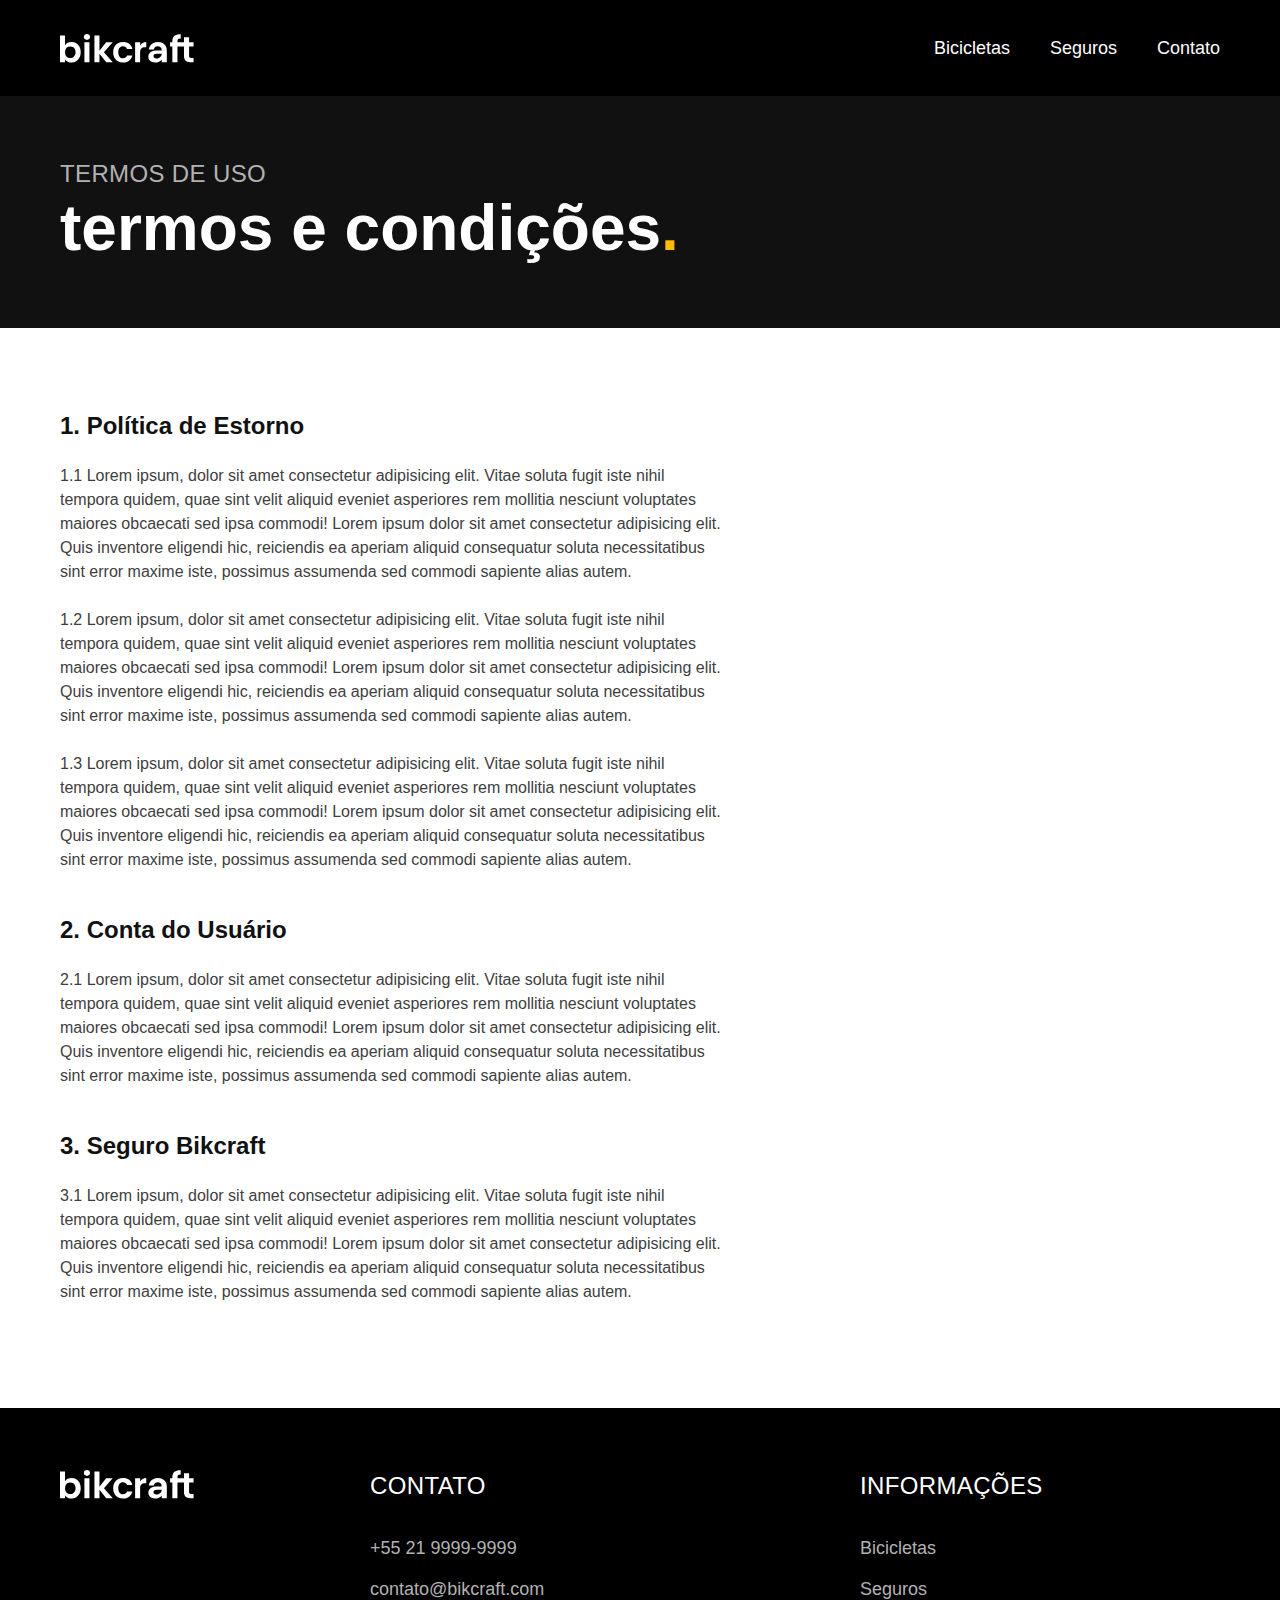
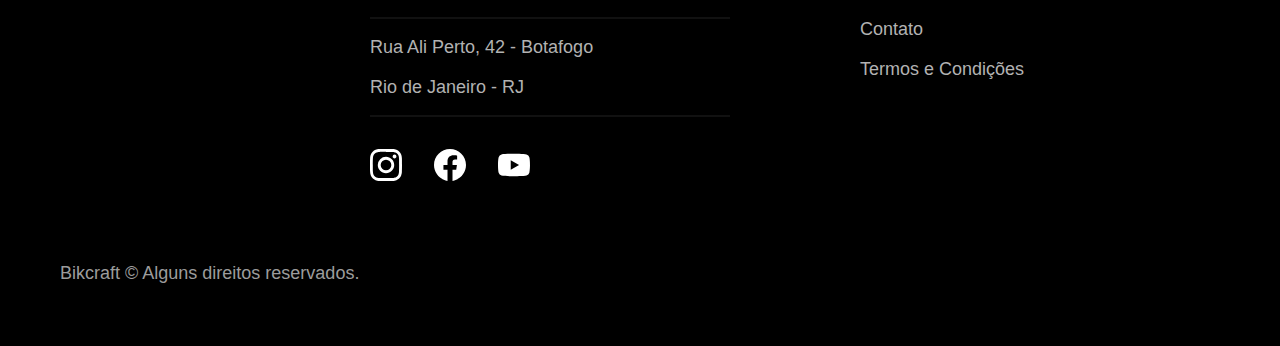
<file: termos.html>
<!DOCTYPE html>
<html lang="pt-br">

<head>
    <meta charset="UTF-8">
    <meta name="viewport" content="width=device-width, initial-scale=1.0">

    <title>Termos e Condições | Bikcraft</title>
    <meta name="description" content="Termos e Condições.">

    <link rel="stylesheet" href="./css/style.css">
</head>

<body id="termos">
    <header class="header-bg">
        <div class="header container">
            <a href="./">
                <img src="./img/bikcraft.svg" alt="Bikcraft">
            </a>

            <nav aria-label="primaria">
                <ul class="header-menu font-1-m cor-0">
                    <li><a href="./bicicletas.html">Bicicletas</a></li>
                    <li><a href="./seguros.html">Seguros</a></li>
                    <li><a href="./contato.html">Contato</a></li>
                </ul>
            </nav>
        </div>
    </header>
    <main>
        <div class="titulo-bg">
            <div class="titulo container">
                <p class="font-2-l-b cor-5">Termos de uso</p>
                <h1 class="font-1-xxl cor-0">termos e condições<span class="cor-p1">.</span></h1>
            </div>
        </div>

        <div class="termos font-2-s cor-10 container">

            <h2 class="font-1-l cor-11">1. Política de Estorno</h2>
            <p>1.1 Lorem ipsum, dolor sit amet consectetur adipisicing elit. Vitae soluta fugit iste nihil tempora quidem, quae sint velit aliquid eveniet asperiores rem mollitia nesciunt voluptates maiores obcaecati sed ipsa commodi! Lorem ipsum dolor sit amet consectetur adipisicing elit. Quis inventore eligendi hic, reiciendis ea aperiam aliquid consequatur soluta necessitatibus sint error maxime iste, possimus assumenda sed commodi sapiente alias autem.
            </p>

            <p>1.2 Lorem ipsum, dolor sit amet consectetur adipisicing elit. Vitae soluta fugit iste nihil tempora quidem, quae sint velit aliquid eveniet asperiores rem mollitia nesciunt voluptates maiores obcaecati sed ipsa commodi! Lorem ipsum dolor sit amet consectetur adipisicing elit. Quis inventore eligendi hic, reiciendis ea aperiam aliquid consequatur soluta necessitatibus sint error maxime iste, possimus assumenda sed commodi sapiente alias autem.
            </p>

            <p>1.3 Lorem ipsum, dolor sit amet consectetur adipisicing elit. Vitae soluta fugit iste nihil tempora quidem, quae sint velit aliquid eveniet asperiores rem mollitia nesciunt voluptates maiores obcaecati sed ipsa commodi! Lorem ipsum dolor sit amet consectetur adipisicing elit. Quis inventore eligendi hic, reiciendis ea aperiam aliquid consequatur soluta necessitatibus sint error maxime iste, possimus assumenda sed commodi sapiente alias autem.
            </p>

            <h2 class="font-1-l cor-11">2. Conta do Usuário</h2>
            <p>2.1 Lorem ipsum, dolor sit amet consectetur adipisicing elit. Vitae soluta fugit iste nihil tempora quidem, quae sint velit aliquid eveniet asperiores rem mollitia nesciunt voluptates maiores obcaecati sed ipsa commodi! Lorem ipsum dolor sit amet consectetur adipisicing elit. Quis inventore eligendi hic, reiciendis ea aperiam aliquid consequatur soluta necessitatibus sint error maxime iste, possimus assumenda sed commodi sapiente alias autem.
            </p>

            <h2 class="font-1-l cor-11">3. Seguro Bikcraft</h2>
            <p>3.1 Lorem ipsum, dolor sit amet consectetur adipisicing elit. Vitae soluta fugit iste nihil tempora quidem, quae sint velit aliquid eveniet asperiores rem mollitia nesciunt voluptates maiores obcaecati sed ipsa commodi! Lorem ipsum dolor sit amet consectetur adipisicing elit. Quis inventore eligendi hic, reiciendis ea aperiam aliquid consequatur soluta necessitatibus sint error maxime iste, possimus assumenda sed commodi sapiente alias autem.
            </p>

        </div>
    </main>


    <footer class="footer-bg">
        <div class="footer container">
            <img src="./img/bikcraft.svg" alt="Bikcraft">
            <div class="footer-contato">
                <h3 class="font-2-l-b cor-0">Contato</h3>
                <ul class="font-2-m cor-5">
                    <li><a href="tel:+552199999999">+55 21 9999-9999</a></li>
                    <li><a href="mailto:contato@bikcraft.com">contato@bikcraft.com</a></li>
                    <li>Rua Ali Perto, 42 - Botafogo</li>
                    <li>Rio de Janeiro - RJ</li>
                </ul>
                <div class="footer-redes">
                    <a href="./">
                        <img src="./img/redes/instagram.svg" alt="Instagram">
                    </a>
                    <a href="./">
                        <img src="./img/redes/facebook.svg" alt="Facebook">
                    </a>
                    <a href="./">
                        <img src="./img/redes/youtube.svg" alt="Youtube">
                    </a>
                </div>
            </div>
            <div class="footer-informacoes">
                <h3 class="font-2-l-b cor-0">Informações</h3>
                <nav>
                    <ul class="font-1-m cor-5">
                        <li><a href="./bicicletas.html">Bicicletas</a></li>
                        <li><a href="./seguros.html">Seguros</a></li>
                        <li><a href="./contato.html">Contato</a></li>
                        <li><a href="./termos.html">Termos e Condições</a></li>
                    </ul>
                </nav>
            </div>
            <p class="footer-copy font-2-m cor-6">Bikcraft © Alguns direitos reservados.</p>
        </div>
    </footer>
    <script src="./js/script.js"></script>
</body>

</html>
</file>
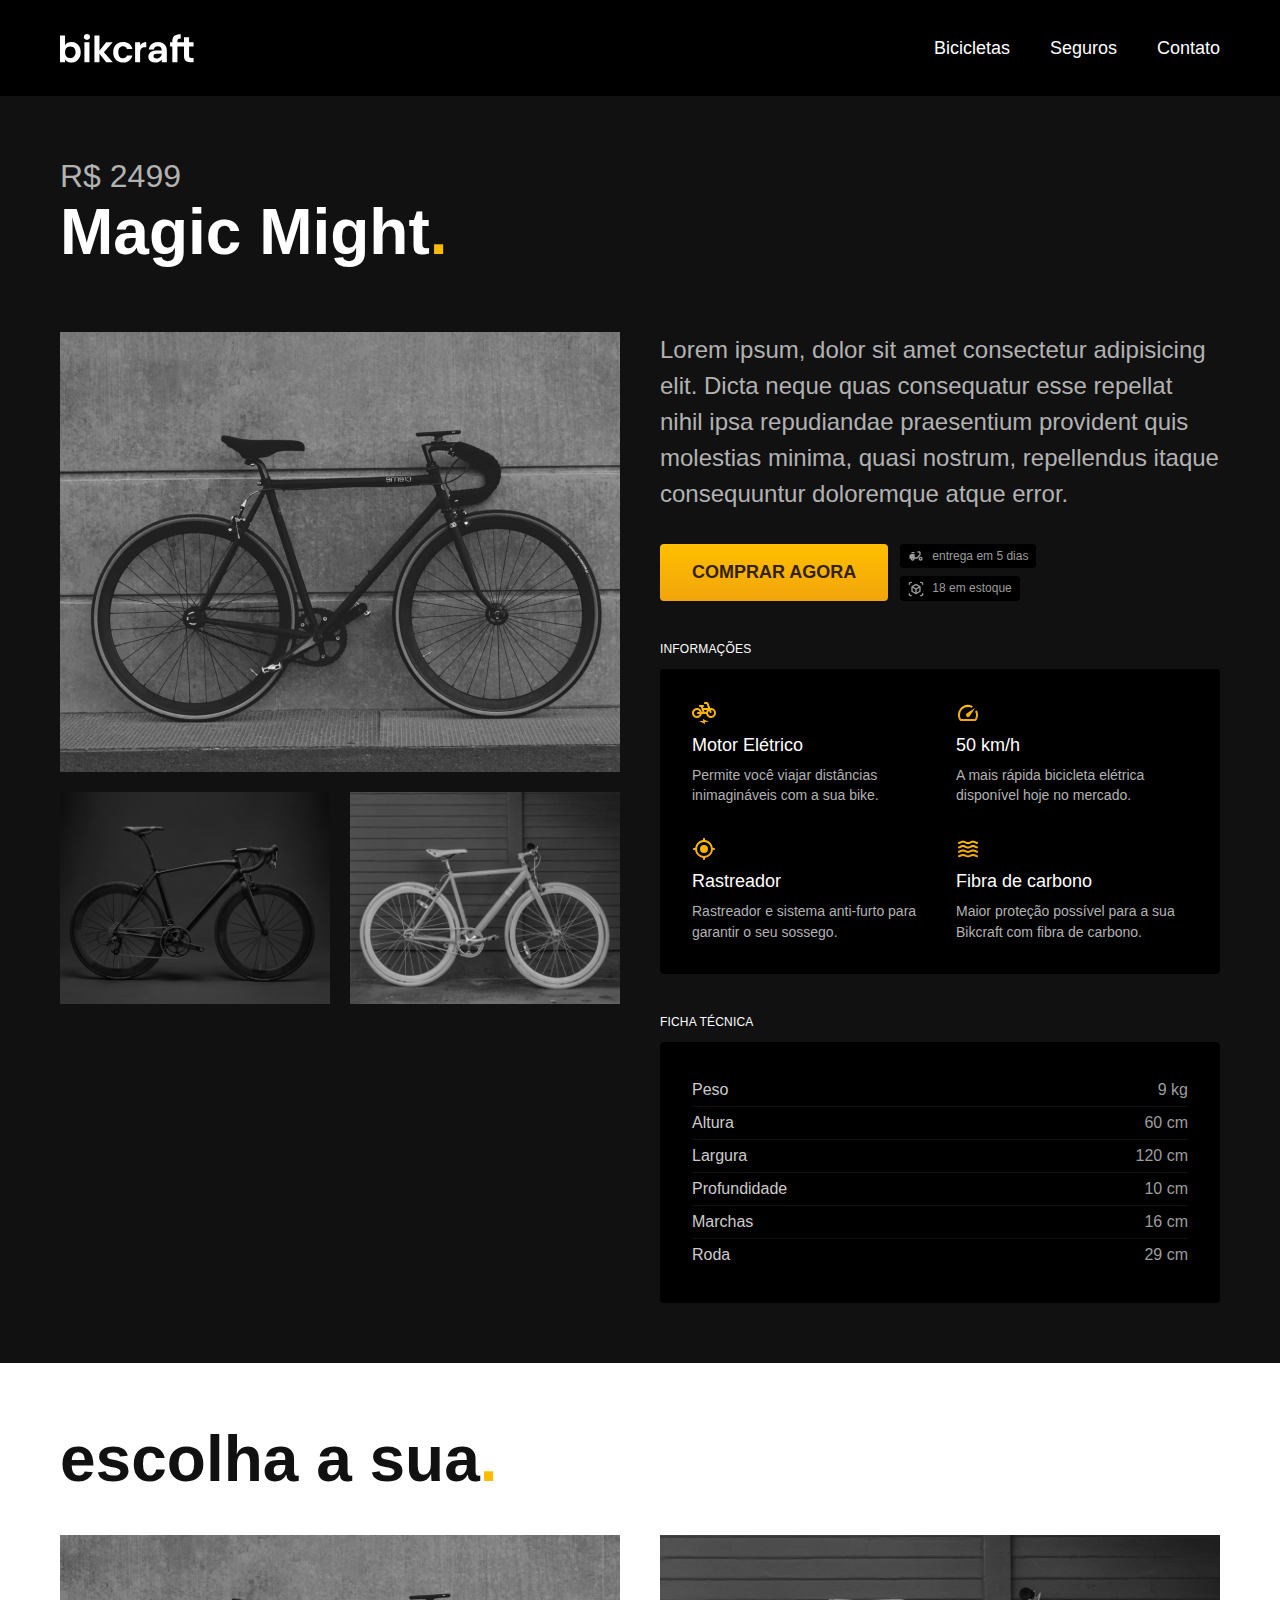
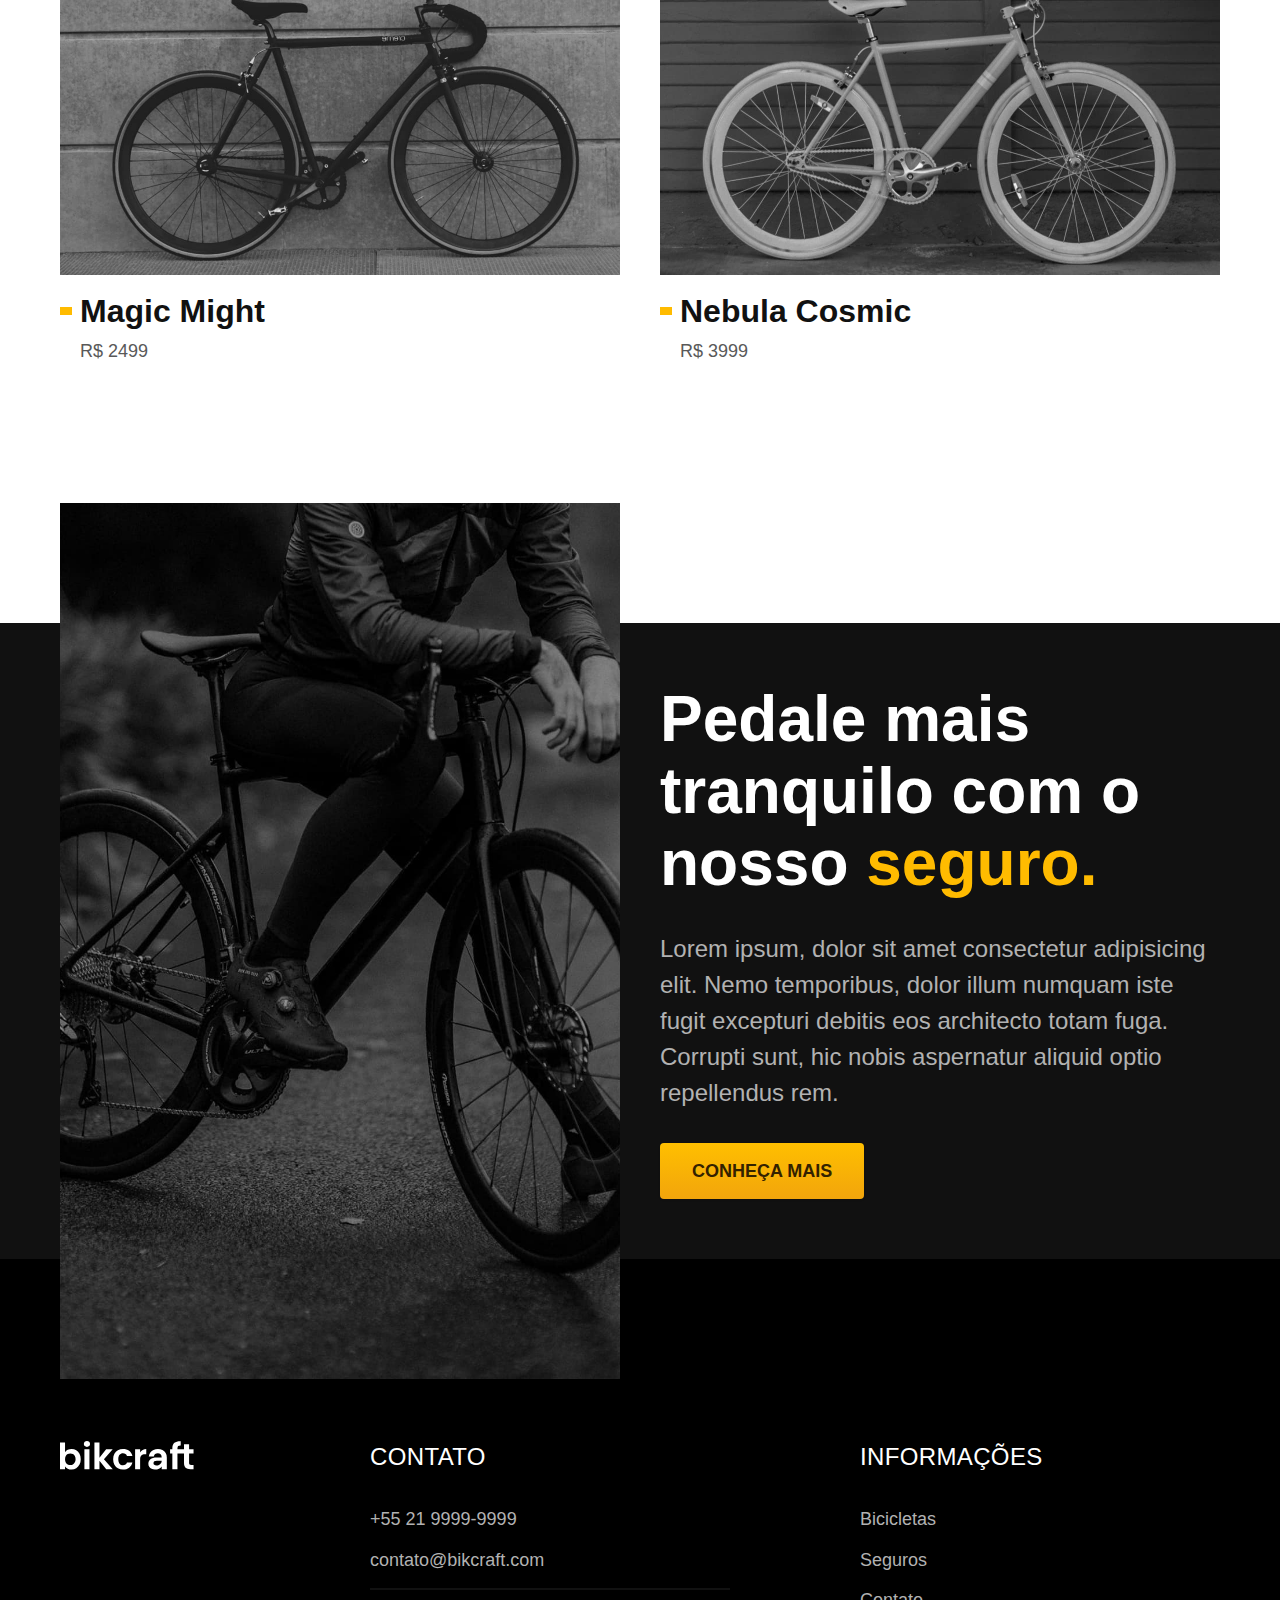
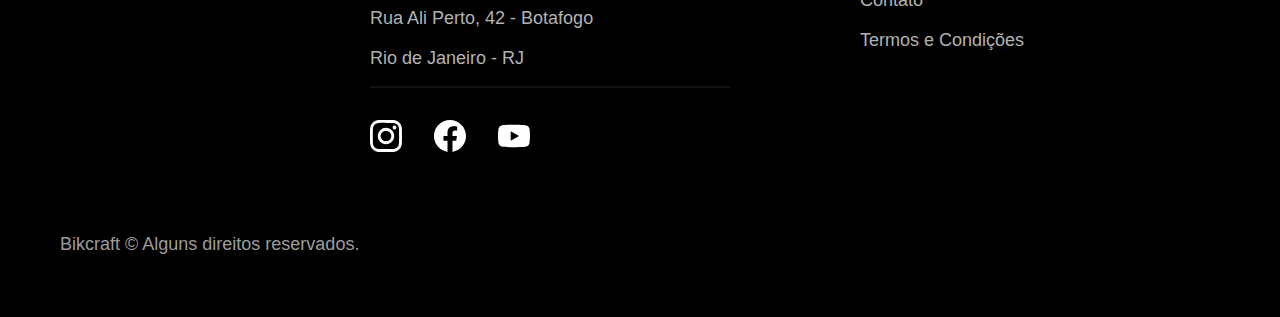
<file: bicicletas/magic.html>
<!DOCTYPE html>
<html lang="pt-br">

<head>
  <meta charset="UTF-8">
  <meta name="viewport" content="width=device-width, initial-scale=1.0">

  <title>Magic | Bikcraft</title>
  <meta name="description" content="Termos e Condições.">

  <link rel="stylesheet" href="../css/style.css">
</head>

<body id="bicicleta">
  <header class="header-bg">
    <div class="header container">
      <a href="../">
        <img src="../img/bikcraft.svg" alt="Bikcraft">
      </a>

      <nav aria-label="primaria">
        <ul class="header-menu font-1-m cor-0">
          <li><a href="../bicicletas.html">Bicicletas</a></li>
          <li><a href="../seguros.html">Seguros</a></li>
          <li><a href="../contato.html">Contato</a></li>
        </ul>
      </nav>
    </div>
  </header>

  <main class="titulo-bg">
    <div>
      <div class="titulo container">
        <p class="font-2-xl cor-5">R$ 2499</p>
        <h1 class="font-1-xxl cor-0">Magic Might<span class="cor-p1">.</span></h1>
      </div>
    </div>

    <div class="bicicleta container">
      <div class="bicicleta-imagens">
        <img src="../img/bicicleta/nimbus2.jpg" alt="">
        <img src="../img/bicicleta/nimbus1.jpg" alt="">
        <img src="../img/bicicleta/nimbus3.jpg" alt="">
      </div>

      <div class="bicicleta-conteudo">
        <p class="font-2-l cor-5">Lorem ipsum, dolor sit amet consectetur adipisicing elit. Dicta neque quas consequatur esse repellat nihil ipsa repudiandae praesentium provident quis molestias minima, quasi nostrum, repellendus itaque consequuntur doloremque atque error.</p>
        <div class="bicicleta-comprar">
          <a class="botao" href="../orcamento.html?tipo=bikcraft&produto=magic">Comprar Agora</a>
          <span class="font-1-xs cor-6"><img src="../img/icones/entrega.svg" alt="">entrega em 5 dias</span>
          <span class="font-1-xs cor-6"><img src="../img/icones/estoque.svg" alt="">18 em estoque</span>
        </div>

        <h2 class="font-1-xs cor-0">Informações</h2>
        <ul class="bicicleta-informacoes">
          <li>
            <img src="../img/icones/eletrica.svg" alt="">
            <h3 class="font-1-m cor-0">Motor Elétrico</h3>
            <p class="font-2-xs cor-5">Permite você viajar distâncias inimagináveis com a sua bike.</p>
          </li>
          <li>
            <img src="../img/icones/velocidade.svg" alt="">
            <h3 class="font-1-m cor-0">50 km/h</h3>
            <p class="font-2-xs cor-5">A mais rápida bicicleta elétrica disponível hoje no mercado.</p>
          </li>
          <li>
            <img src="../img/icones/rastreador.svg" alt="">
            <h3 class="font-1-m cor-0">Rastreador</h3>
            <p class="font-2-xs cor-5">Rastreador e sistema anti-furto para garantir o seu sossego.</p>
          </li>
          <li>
            <img src="../img/icones/carbono.svg" alt="">
            <h3 class="font-1-m cor-0">Fibra de carbono</h3>
            <p class="font-2-xs cor-5">Maior proteção possível para a sua Bikcraft com fibra de carbono.</p>
          </li>
        </ul>

        <h2 class="font-1-xs cor-0">Ficha Técnica</h2>
        <ul class="bicicleta-ficha font-2-s cor-4">
          <li>Peso <span>9 kg</span></li>
          <li>Altura <span>60 cm</span></li>
          <li>Largura <span>120 cm</span></li>
          <li>Profundidade <span>10 cm</span></li>
          <li>Marchas <span>16 cm</span></li>
          <li>Roda <span>29 cm</span></li>
        </ul>
      </div>

    </div>
  </main>

  <article class="container bicicletas-lista">
    <h2 class="font-1-xxl">escolha a sua<span class="cor-p1">.</span></h2>

    <ul>
      <li>
        <a href="./magic.html">
          <img src="../img/bicicletas/magic.jpg" alt="Bicicleta preta">
          <h3 class="font-1-xl">Magic Might</h3>
          <span class="font-2-m cor-8">R$ 2499</span>
        </a>
      </li>

      <li>
        <a href="./nebula.html">
          <img src="../img/bicicletas/nebula.jpg" alt="Bicicleta preta">
          <h3 class="font-1-xl">Nebula Cosmic</h3>
          <span class="font-2-m cor-8">R$ 3999</span>
        </a>
      </li>
    </ul>
  </article>

  <article class="seguro-bg">
    <div class="seguro container">
      <div class="seguro-imagem">
        <img src="../img/fotos/seguros.jpg" alt="Pessoa parada em cima de uma bicicleta.">
      </div>
      <div class="seguro-conteudo">
        <h2 class="font-1-xxl cor-0">Pedale mais tranquilo com o nosso <span class="cor-p1">seguro.</span></h2>
        <p class="font-2-l cor-5">Lorem ipsum, dolor sit amet consectetur adipisicing elit. Nemo temporibus, dolor illum numquam iste fugit excepturi debitis eos architecto totam fuga. Corrupti sunt, hic nobis aspernatur aliquid optio repellendus rem.</p>
        <a class="botao" href="../seguros.html">Conheça Mais</a>
      </div>

    </div>
  </article>

  <footer class="footer-bg">
    <div class="footer container">
      <img src="../img/bikcraft.svg" alt="Bikcraft">
      <div class="footer-contato">
        <h3 class="font-2-l-b cor-0">Contato</h3>
        <ul class="font-2-m cor-5">
          <li><a href="tel:+552199999999">+55 21 9999-9999</a></li>
          <li><a href="mailto:contato@bikcraft.com">contato@bikcraft.com</a></li>
          <li>Rua Ali Perto, 42 - Botafogo</li>
          <li>Rio de Janeiro - RJ</li>
        </ul>
        <div class="footer-redes">
          <a href="../">
            <img src="../img/redes/instagram.svg" alt="Instagram">
          </a>
          <a href="../">
            <img src="../img/redes/facebook.svg" alt="Facebook">
          </a>
          <a href="../">
            <img src="../img/redes/youtube.svg" alt="Youtube">
          </a>
        </div>
      </div>
      <div class="footer-informacoes">
        <h3 class="font-2-l-b cor-0">Informações</h3>
        <nav>
          <ul class="font-1-m cor-5">
            <li><a href="../bicicletas.html">Bicicletas</a></li>
            <li><a href="../seguros.html">Seguros</a></li>
            <li><a href="../contato.html">Contato</a></li>
            <li><a href="../termos.html">Termos e Condições</a></li>
          </ul>
        </nav>
      </div>
      <p class="footer-copy font-2-m cor-6">Bikcraft © Alguns direitos reservados.</p>
    </div>
  </footer>
  <script src="../js/script.js"></script>
</body>

</html>
</file>
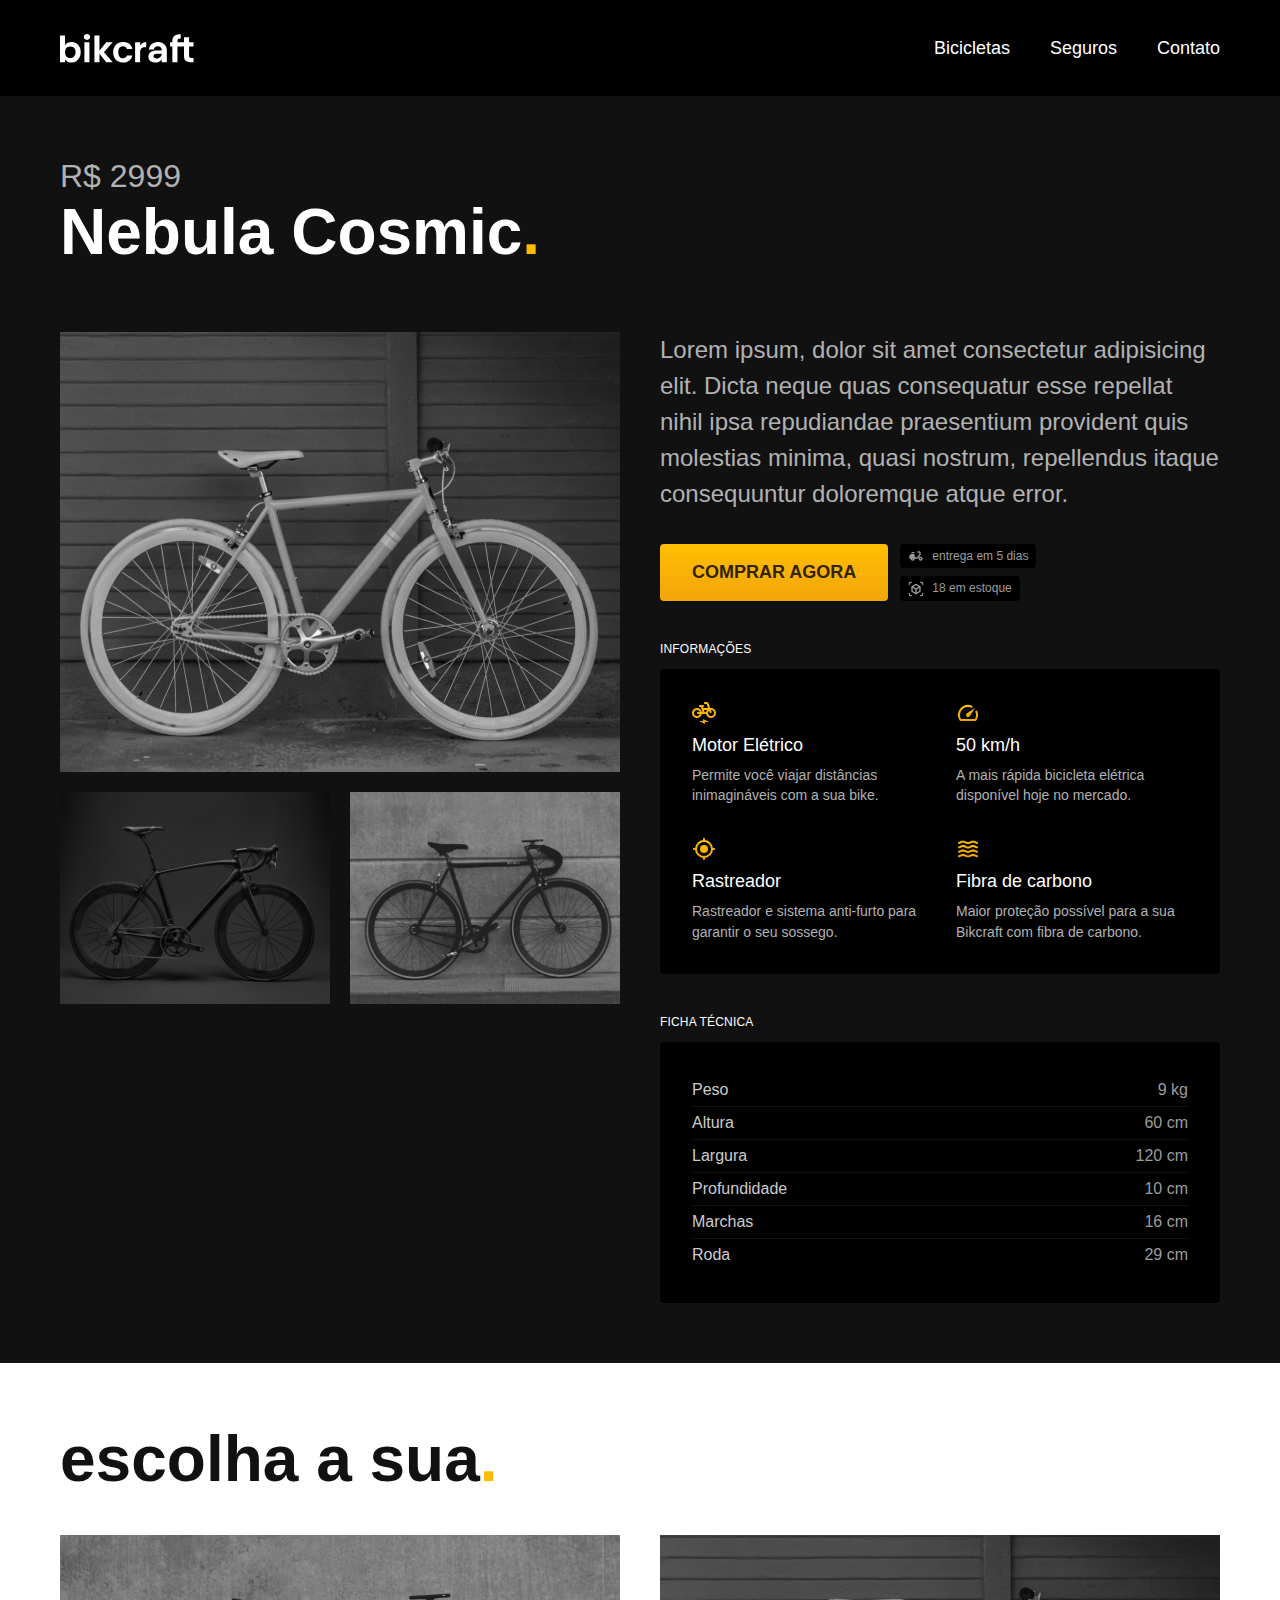
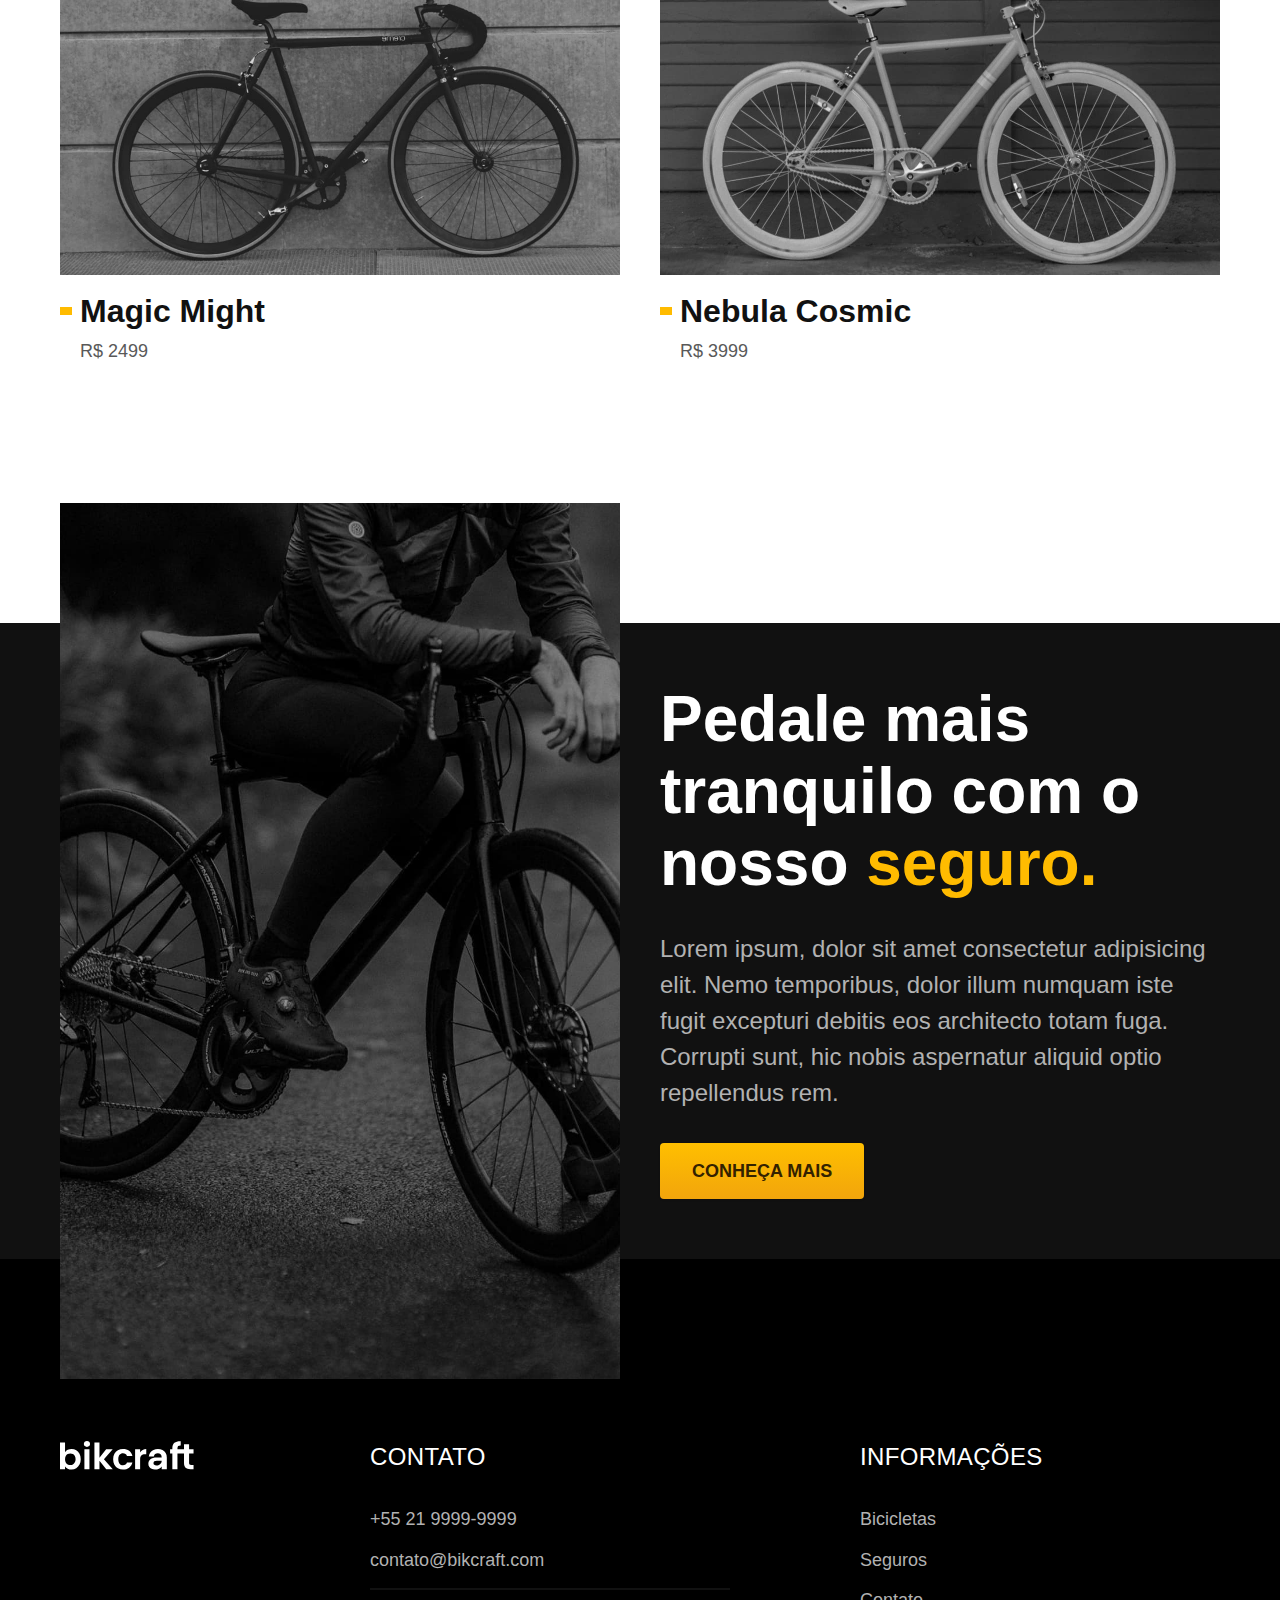
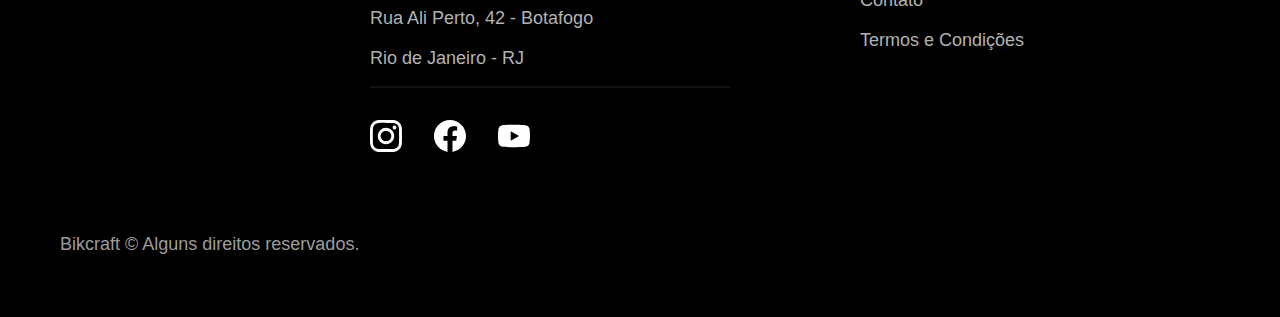
<file: bicicletas/nebula.html>
<!DOCTYPE html>
<html lang="pt-br">

<head>
  <meta charset="UTF-8">
  <meta name="viewport" content="width=device-width, initial-scale=1.0">

  <title>Nebula | Bikcraft</title>
  <meta name="description" content="Termos e Condições.">

  <link rel="stylesheet" href="../css/style.css">
</head>

<body id="bicicleta">
  <header class="header-bg">
    <div class="header container">
      <a href="../">
        <img src="../img/bikcraft.svg" alt="Bikcraft">
      </a>

      <nav aria-label="primaria">
        <ul class="header-menu font-1-m cor-0">
          <li><a href="../bicicletas.html">Bicicletas</a></li>
          <li><a href="../seguros.html">Seguros</a></li>
          <li><a href="../contato.html">Contato</a></li>
        </ul>
      </nav>
    </div>
  </header>

  <main class="titulo-bg">
    <div>
      <div class="titulo container">
        <p class="font-2-xl cor-5">R$ 2999</p>
        <h1 class="font-1-xxl cor-0">Nebula Cosmic<span class="cor-p1">.</span></h1>
      </div>
    </div>

    <div class="bicicleta container">
      <div class="bicicleta-imagens">
        <img src="../img/bicicleta/nimbus3.jpg" alt="">
        <img src="../img/bicicleta/nimbus1.jpg" alt="">
        <img src="../img/bicicleta/nimbus2.jpg" alt="">
      </div>

      <div class="bicicleta-conteudo">
        <p class="font-2-l cor-5">Lorem ipsum, dolor sit amet consectetur adipisicing elit. Dicta neque quas consequatur esse repellat nihil ipsa repudiandae praesentium provident quis molestias minima, quasi nostrum, repellendus itaque consequuntur doloremque atque error.</p>
        <div class="bicicleta-comprar">
          <a class="botao" href="../orcamento.html?tipo=bikcraft&produto=nebula">Comprar Agora</a>
          <span class="font-1-xs cor-6"><img src="../img/icones/entrega.svg" alt="">entrega em 5 dias</span>
          <span class="font-1-xs cor-6"><img src="../img/icones/estoque.svg" alt="">18 em estoque</span>
        </div>

        <h2 class="font-1-xs cor-0">Informações</h2>
        <ul class="bicicleta-informacoes">
          <li>
            <img src="../img/icones/eletrica.svg" alt="">
            <h3 class="font-1-m cor-0">Motor Elétrico</h3>
            <p class="font-2-xs cor-5">Permite você viajar distâncias inimagináveis com a sua bike.</p>
          </li>
          <li>
            <img src="../img/icones/velocidade.svg" alt="">
            <h3 class="font-1-m cor-0">50 km/h</h3>
            <p class="font-2-xs cor-5">A mais rápida bicicleta elétrica disponível hoje no mercado.</p>
          </li>
          <li>
            <img src="../img/icones/rastreador.svg" alt="">
            <h3 class="font-1-m cor-0">Rastreador</h3>
            <p class="font-2-xs cor-5">Rastreador e sistema anti-furto para garantir o seu sossego.</p>
          </li>
          <li>
            <img src="../img/icones/carbono.svg" alt="">
            <h3 class="font-1-m cor-0">Fibra de carbono</h3>
            <p class="font-2-xs cor-5">Maior proteção possível para a sua Bikcraft com fibra de carbono.</p>
          </li>
        </ul>

        <h2 class="font-1-xs cor-0">Ficha Técnica</h2>
        <ul class="bicicleta-ficha font-2-s cor-4">
          <li>Peso <span>9 kg</span></li>
          <li>Altura <span>60 cm</span></li>
          <li>Largura <span>120 cm</span></li>
          <li>Profundidade <span>10 cm</span></li>
          <li>Marchas <span>16 cm</span></li>
          <li>Roda <span>29 cm</span></li>
        </ul>
      </div>

    </div>
  </main>

  <article class="container bicicletas-lista">
    <h2 class="font-1-xxl">escolha a sua<span class="cor-p1">.</span></h2>

    <ul>
      <li>
        <a href="./magic.html">
          <img src="../img/bicicletas/magic.jpg" alt="Bicicleta preta">
          <h3 class="font-1-xl">Magic Might</h3>
          <span class="font-2-m cor-8">R$ 2499</span>
        </a>
      </li>

      <li>
        <a href="./nebula.html">
          <img src="../img/bicicletas/nebula.jpg" alt="Bicicleta preta">
          <h3 class="font-1-xl">Nebula Cosmic</h3>
          <span class="font-2-m cor-8">R$ 3999</span>
        </a>
      </li>
    </ul>
  </article>

  <article class="seguro-bg">
    <div class="seguro container">
      <div class="seguro-imagem">
        <img src="../img/fotos/seguros.jpg" alt="Pessoa parada em cima de uma bicicleta.">
      </div>
      <div class="seguro-conteudo">
        <h2 class="font-1-xxl cor-0">Pedale mais tranquilo com o nosso <span class="cor-p1">seguro.</span></h2>
        <p class="font-2-l cor-5">Lorem ipsum, dolor sit amet consectetur adipisicing elit. Nemo temporibus, dolor illum numquam iste fugit excepturi debitis eos architecto totam fuga. Corrupti sunt, hic nobis aspernatur aliquid optio repellendus rem.</p>
        <a class="botao" href="../seguros.html">Conheça Mais</a>
      </div>

    </div>
  </article>

  <footer class="footer-bg">
    <div class="footer container">
      <img src="../img/bikcraft.svg" alt="Bikcraft">
      <div class="footer-contato">
        <h3 class="font-2-l-b cor-0">Contato</h3>
        <ul class="font-2-m cor-5">
          <li><a href="tel:+552199999999">+55 21 9999-9999</a></li>
          <li><a href="mailto:contato@bikcraft.com">contato@bikcraft.com</a></li>
          <li>Rua Ali Perto, 42 - Botafogo</li>
          <li>Rio de Janeiro - RJ</li>
        </ul>
        <div class="footer-redes">
          <a href="../">
            <img src="../img/redes/instagram.svg" alt="Instagram">
          </a>
          <a href="../">
            <img src="../img/redes/facebook.svg" alt="Facebook">
          </a>
          <a href="../">
            <img src="../img/redes/youtube.svg" alt="Youtube">
          </a>
        </div>
      </div>
      <div class="footer-informacoes">
        <h3 class="font-2-l-b cor-0">Informações</h3>
        <nav>
          <ul class="font-1-m cor-5">
            <li><a href="../bicicletas.html">Bicicletas</a></li>
            <li><a href="../seguros.html">Seguros</a></li>
            <li><a href="../contato.html">Contato</a></li>
            <li><a href="../termos.html">Termos e Condições</a></li>
          </ul>
        </nav>
      </div>
      <p class="footer-copy font-2-m cor-6">Bikcraft © Alguns direitos reservados.</p>
    </div>
  </footer>
  <script src="../js/script.js"></script>
</body>

</html>
</file>
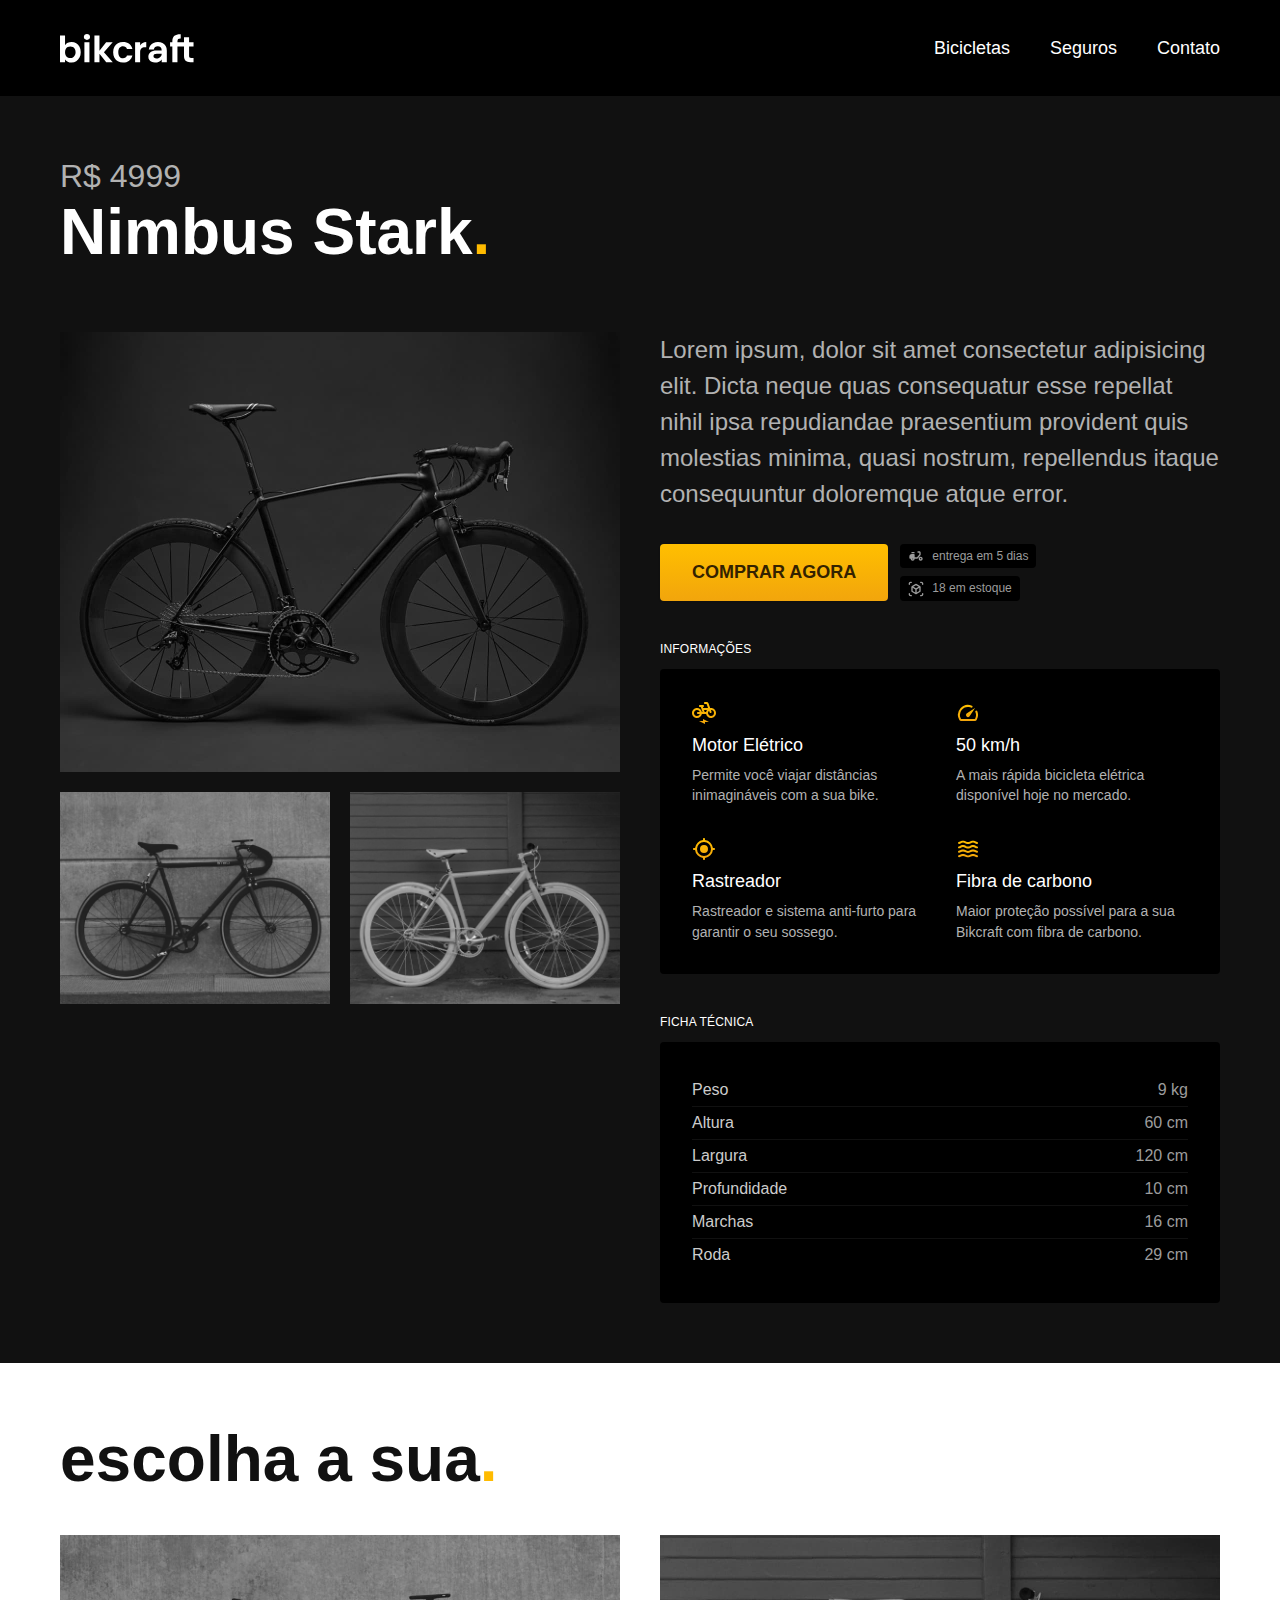
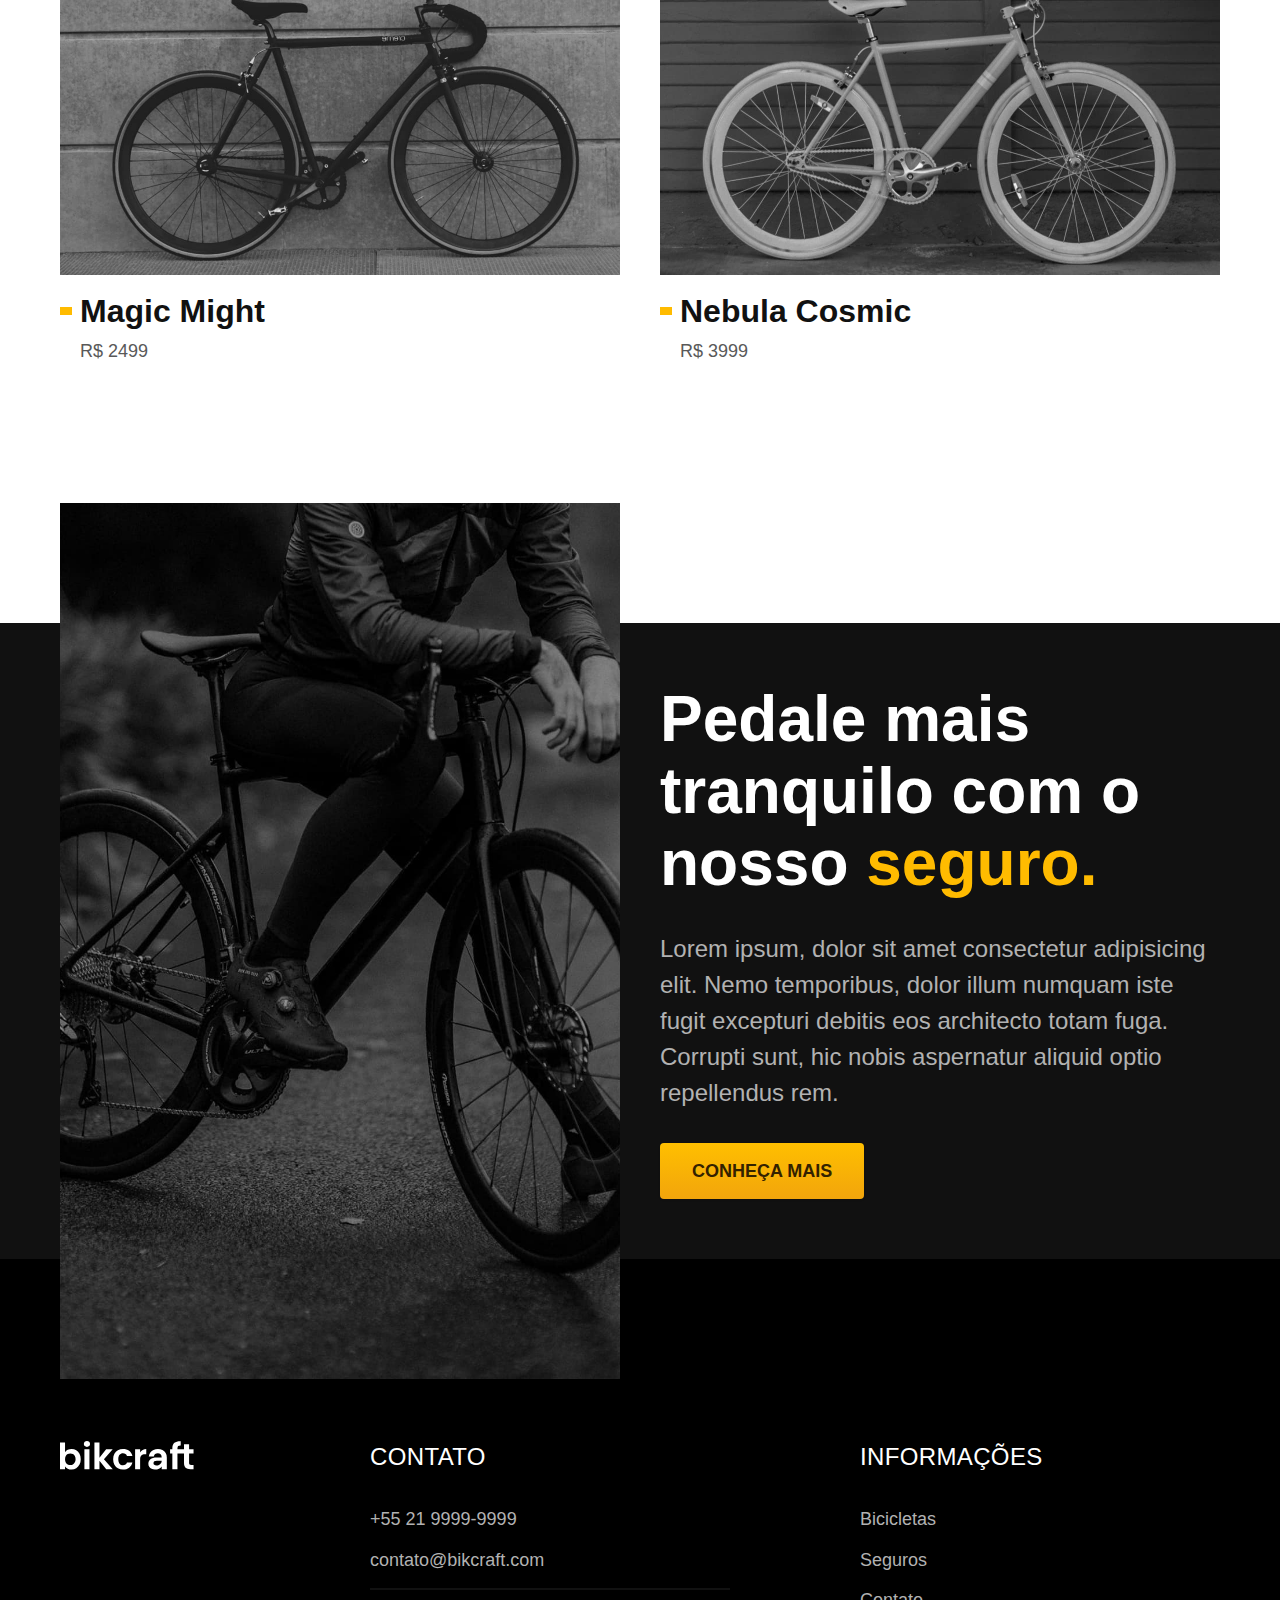
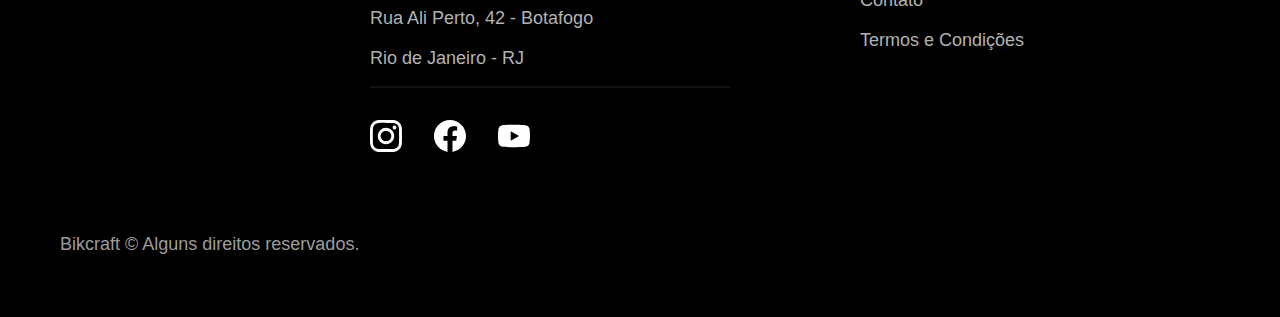
<file: bicicletas/nimbus.html>
<!DOCTYPE html>
<html lang="pt-br">

<head>
  <meta charset="UTF-8">
  <meta name="viewport" content="width=device-width, initial-scale=1.0">

  <title>Nimbus Stark | Bikcraft</title>
  <meta name="description" content="Termos e Condições.">

  <link rel="stylesheet" href="../css/style.css">
</head>

<body id="bicicleta">
  <header class="header-bg">
    <div class="header container">
      <a href="../">
        <img src="../img/bikcraft.svg" alt="Bikcraft">
      </a>

      <nav aria-label="primaria">
        <ul class="header-menu font-1-m cor-0">
          <li><a href="../bicicletas.html">Bicicletas</a></li>
          <li><a href="../seguros.html">Seguros</a></li>
          <li><a href="../contato.html">Contato</a></li>
        </ul>
      </nav>
    </div>
  </header>

  <main class="titulo-bg">
    <div>
      <div class="titulo container">
        <p class="font-2-xl cor-5">R$ 4999</p>
        <h1 class="font-1-xxl cor-0">Nimbus Stark<span class="cor-p1">.</span></h1>
      </div>
    </div>

    <div class="bicicleta container">
      <div class="bicicleta-imagens">
        <img src="../img/bicicleta/nimbus1.jpg" alt="">
        <img src="../img/bicicleta/nimbus2.jpg" alt="">
        <img src="../img/bicicleta/nimbus3.jpg" alt="">
      </div>

      <div class="bicicleta-conteudo">
        <p class="font-2-l cor-5">Lorem ipsum, dolor sit amet consectetur adipisicing elit. Dicta neque quas consequatur esse repellat nihil ipsa repudiandae praesentium provident quis molestias minima, quasi nostrum, repellendus itaque consequuntur doloremque atque error.</p>
        <div class="bicicleta-comprar">
          <a class="botao" href="../orcamento.html?tipo=bikcraft&produto=nimbus">Comprar Agora</a>
          <span class="font-1-xs cor-6"><img src="../img/icones/entrega.svg" alt="">entrega em 5 dias</span>
          <span class="font-1-xs cor-6"><img src="../img/icones/estoque.svg" alt="">18 em estoque</span>
        </div>

        <h2 class="font-1-xs cor-0">Informações</h2>
        <ul class="bicicleta-informacoes">
          <li>
            <img src="../img/icones/eletrica.svg" alt="">
            <h3 class="font-1-m cor-0">Motor Elétrico</h3>
            <p class="font-2-xs cor-5">Permite você viajar distâncias inimagináveis com a sua bike.</p>
          </li>
          <li>
            <img src="../img/icones/velocidade.svg" alt="">
            <h3 class="font-1-m cor-0">50 km/h</h3>
            <p class="font-2-xs cor-5">A mais rápida bicicleta elétrica disponível hoje no mercado.</p>
          </li>
          <li>
            <img src="../img/icones/rastreador.svg" alt="">
            <h3 class="font-1-m cor-0">Rastreador</h3>
            <p class="font-2-xs cor-5">Rastreador e sistema anti-furto para garantir o seu sossego.</p>
          </li>
          <li>
            <img src="../img/icones/carbono.svg" alt="">
            <h3 class="font-1-m cor-0">Fibra de carbono</h3>
            <p class="font-2-xs cor-5">Maior proteção possível para a sua Bikcraft com fibra de carbono.</p>
          </li>
        </ul>

        <h2 class="font-1-xs cor-0">Ficha Técnica</h2>
        <ul class="bicicleta-ficha font-2-s cor-4">
          <li>Peso <span>9 kg</span></li>
          <li>Altura <span>60 cm</span></li>
          <li>Largura <span>120 cm</span></li>
          <li>Profundidade <span>10 cm</span></li>
          <li>Marchas <span>16 cm</span></li>
          <li>Roda <span>29 cm</span></li>
        </ul>
      </div>

    </div>
  </main>

  <article class="container bicicletas-lista">
    <h2 class="font-1-xxl">escolha a sua<span class="cor-p1">.</span></h2>

    <ul>
      <li>
        <a href="./magic.html">
          <img src="../img/bicicletas/magic.jpg" alt="Bicicleta preta">
          <h3 class="font-1-xl">Magic Might</h3>
          <span class="font-2-m cor-8">R$ 2499</span>
        </a>
      </li>

      <li>
        <a href="./nebula.html">
          <img src="../img/bicicletas/nebula.jpg" alt="Bicicleta preta">
          <h3 class="font-1-xl">Nebula Cosmic</h3>
          <span class="font-2-m cor-8">R$ 3999</span>
        </a>
      </li>
    </ul>
  </article>

  <article class="seguro-bg">
    <div class="seguro container">
      <div class="seguro-imagem">
        <img src="../img/fotos/seguros.jpg" alt="Pessoa parada em cima de uma bicicleta.">
      </div>
      <div class="seguro-conteudo">
        <h2 class="font-1-xxl cor-0">Pedale mais tranquilo com o nosso <span class="cor-p1">seguro.</span></h2>
        <p class="font-2-l cor-5">Lorem ipsum, dolor sit amet consectetur adipisicing elit. Nemo temporibus, dolor illum numquam iste fugit excepturi debitis eos architecto totam fuga. Corrupti sunt, hic nobis aspernatur aliquid optio repellendus rem.</p>
        <a class="botao" href="../seguros.html">Conheça Mais</a>
      </div>

    </div>
  </article>

  <footer class="footer-bg">
    <div class="footer container">
      <img src="../img/bikcraft.svg" alt="Bikcraft">
      <div class="footer-contato">
        <h3 class="font-2-l-b cor-0">Contato</h3>
        <ul class="font-2-m cor-5">
          <li><a href="tel:+552199999999">+55 21 9999-9999</a></li>
          <li><a href="mailto:contato@bikcraft.com">contato@bikcraft.com</a></li>
          <li>Rua Ali Perto, 42 - Botafogo</li>
          <li>Rio de Janeiro - RJ</li>
        </ul>
        <div class="footer-redes">
          <a href="../">
            <img src="../img/redes/instagram.svg" alt="Instagram">
          </a>
          <a href="../">
            <img src="../img/redes/facebook.svg" alt="Facebook">
          </a>
          <a href="../">
            <img src="../img/redes/youtube.svg" alt="Youtube">
          </a>
        </div>
      </div>
      <div class="footer-informacoes">
        <h3 class="font-2-l-b cor-0">Informações</h3>
        <nav>
          <ul class="font-1-m cor-5">
            <li><a href="../bicicletas.html">Bicicletas</a></li>
            <li><a href="../seguros.html">Seguros</a></li>
            <li><a href="../contato.html">Contato</a></li>
            <li><a href="../termos.html">Termos e Condições</a></li>
          </ul>
        </nav>
      </div>
      <p class="footer-copy font-2-m cor-6">Bikcraft © Alguns direitos reservados.</p>
    </div>
  </footer>
  <script src="../js/script.js"></script>
</body>

</html>
</file>
<file: css/style.css>
@import url(./global/global.css);
@import url(./utilidades/tipografia.css);
@import url(./utilidades/cores.css);

/* home */
@import url(./global/header.css);
@import url(./utilidades/componentes.css);
@import url(./home/introducao.css);
@import url(./bicicletas/bicicletas-lista.css);
@import url(./home/tecnologia.css);
@import url(./home/parceiros.css);
@import url(./home/depoimento.css);
@import url(./seguros/seguros.css);
@import url(./global/footer.css);

/* termos */
@import url(./termos/termos.css);

/* bicicletas */
@import url(./bicicletas/bicicletas.css);

/* bicicleta */
@import url(./bicicleta/bicicleta.css);
@import url(./bicicleta/seguro.css);

/* vantagens */
@import url(./seguros/vantagens.css);
@import url(./seguros/perguntas.css);

/* contato */
@import url(./contato/contato.css);
@import url(./contato/lojas.css);
@import url(./utilidades/formulario.css);

/* orcamento */

@import url(./orcamento/orcamento.css);
</file>
